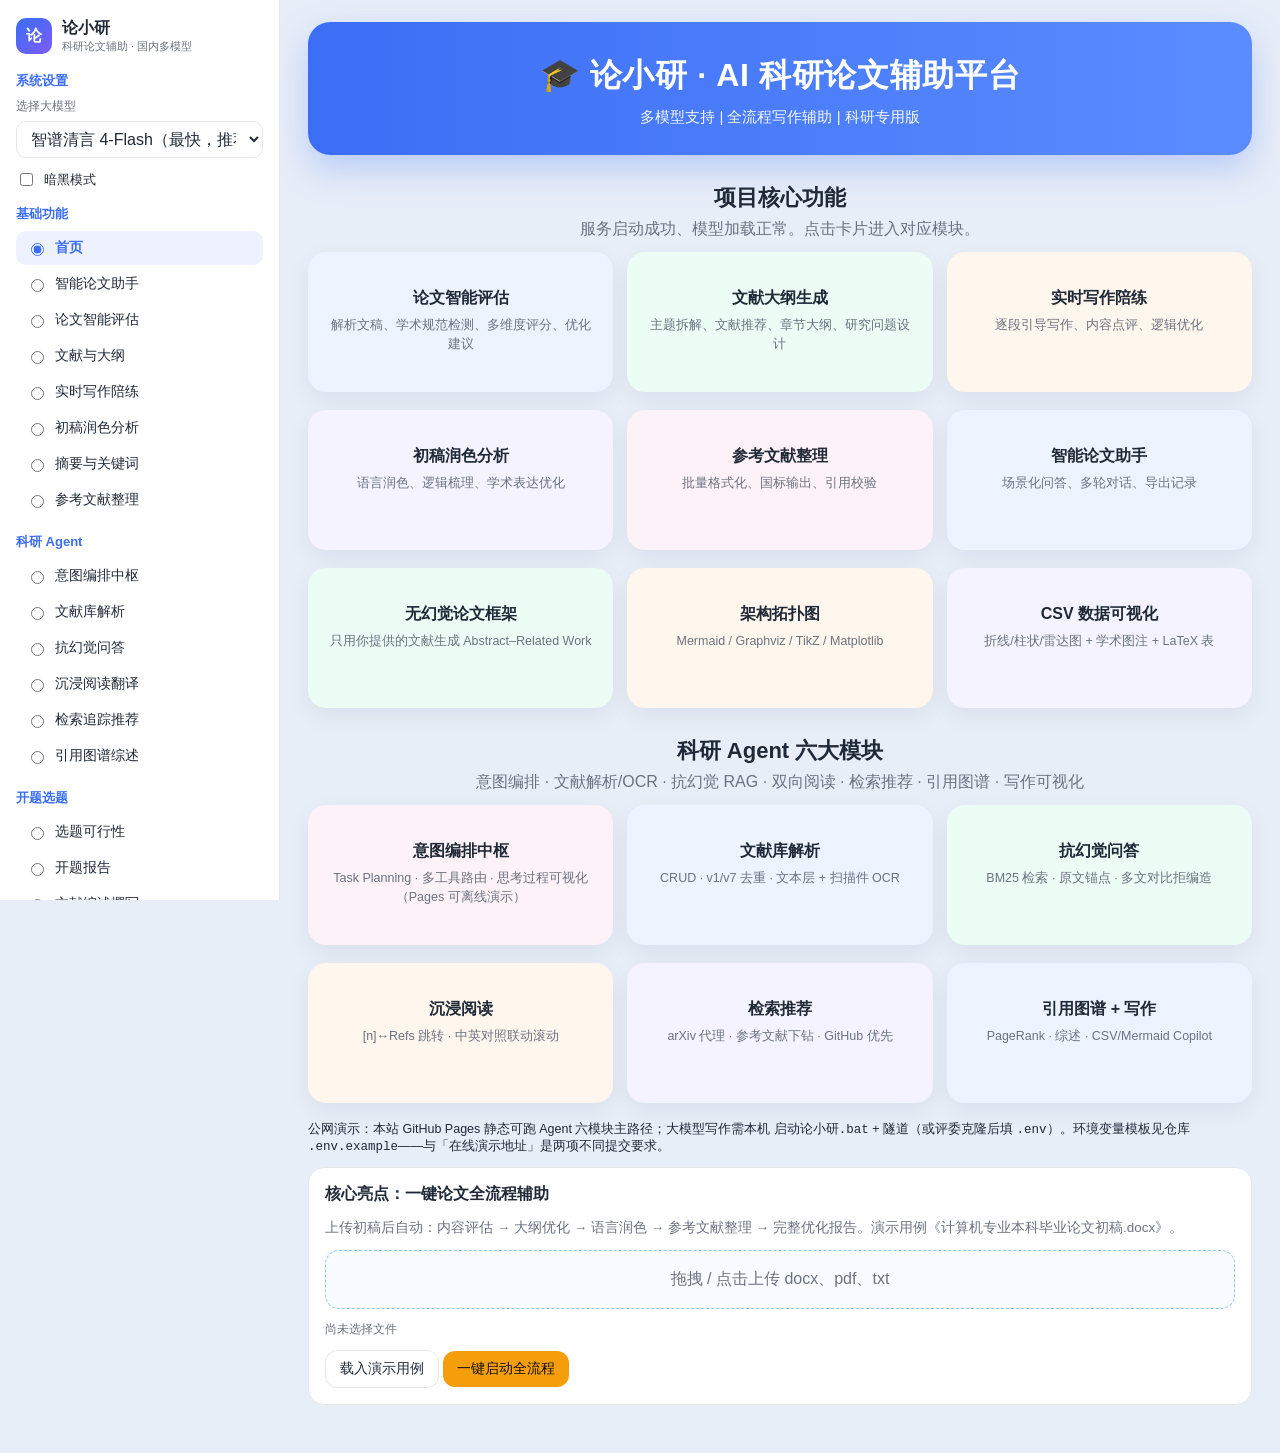
<file: docs/index.html>
<!DOCTYPE html>
<html lang="zh-CN">
<head>
  <meta charset="UTF-8" />
  <meta name="viewport" content="width=device-width, initial-scale=1" />
  <title>论小研 · AI 科研论文辅助平台</title>
  <link rel="stylesheet" href="static/css/style.css?v=55" />
  <script>
    function go(id) {
      var pages = document.querySelectorAll(".page");
      for (var i = 0; i < pages.length; i++) pages[i].classList.remove("show");
      var el = document.getElementById("page-" + id);
      if (el) el.classList.add("show");
      var radios = document.querySelectorAll('input[name="nav"]');
      for (var j = 0; j < radios.length; j++) radios[j].checked = radios[j].value === id;
      try { history.replaceState(null, "", "#" + id); } catch (e) {}
      window.scrollTo(0, 0);
      return false;
    }
    function setScene(name) {
      window.LX_SCENE = name;
      var cards = document.querySelectorAll("#sceneCards .scard");
      for (var i = 0; i < cards.length; i++) cards[i].classList.toggle("on", cards[i].getAttribute("data-scene") === name);
      return false;
    }
  </script>
</head>
<body>
  <div class="app">
    <aside class="sidebar">
      <div class="brand-row">
        <div class="logo">论</div>
        <div><b>论小研</b><span>科研论文辅助 · 国内多模型</span></div>
      </div>

      <div class="h">系统设置</div>
      <label class="mini">选择大模型</label>
      <select id="modelSelect">
        <optgroup label="智谱清言">
          <option value="glm-4-flash" selected>智谱清言 4-Flash（最快，推荐）</option>
          <option value="glm-4-flash-250414">智谱清言 4-Flash-250414（长文本）</option>
          <option value="glm-4.7-flash">智谱清言 4.7-Flash（写作）</option>
          <option value="glm-4.5-flash">智谱清言 4.5-Flash（均衡）</option>
          <option value="glm-z1-flash">智谱清言 Z1-Flash（深度推理）</option>
        </optgroup>
        <optgroup label="通义千问">
          <option value="qwen25-7b">通义千问 2.5-7B（对话）</option>
          <option value="qwen35-4b">通义千问 3.5-4B（写作）</option>
        </optgroup>
        <optgroup label="Groq">
          <option value="groq-qwen38">通义千问 3.8-27B（Groq）</option>
          <option value="groq-gpt120">GPT-OSS 120B（长文）</option>
        </optgroup>
      </select>
      <label class="check"><input type="checkbox" id="darkBox" /> 暗黑模式</label>

      <div class="h">基础功能</div>
      <div class="nav-group">
        <label class="nav-item"><input type="radio" name="nav" value="home" checked onclick="go('home')" /> 首页</label>
        <label class="nav-item"><input type="radio" name="nav" value="chat" onclick="go('chat')" /> 智能论文助手</label>
        <label class="nav-item"><input type="radio" name="nav" value="evaluate" onclick="go('evaluate')" /> 论文智能评估</label>
        <label class="nav-item"><input type="radio" name="nav" value="outline" onclick="go('outline')" /> 文献与大纲</label>
        <label class="nav-item"><input type="radio" name="nav" value="coach" onclick="go('coach')" /> 实时写作陪练</label>
        <label class="nav-item"><input type="radio" name="nav" value="polish" onclick="go('polish')" /> 初稿润色分析</label>
        <label class="nav-item"><input type="radio" name="nav" value="abstract" onclick="go('abstract')" /> 摘要与关键词</label>
        <label class="nav-item"><input type="radio" name="nav" value="refs" onclick="go('refs')" /> 参考文献整理</label>
      </div>
      <div class="h">科研 Agent</div>
      <div class="nav-group">
        <label class="nav-item"><input type="radio" name="nav" value="agent" onclick="go('agent')" /> 意图编排中枢</label>
        <label class="nav-item"><input type="radio" name="nav" value="library" onclick="go('library')" /> 文献库解析</label>
        <label class="nav-item"><input type="radio" name="nav" value="rag" onclick="go('rag')" /> 抗幻觉问答</label>
        <label class="nav-item"><input type="radio" name="nav" value="reader" onclick="go('reader')" /> 沉浸阅读翻译</label>
        <label class="nav-item"><input type="radio" name="nav" value="retrieve" onclick="go('retrieve')" /> 检索追踪推荐</label>
        <label class="nav-item"><input type="radio" name="nav" value="graph" onclick="go('graph')" /> 引用图谱综述</label>
      </div>
      <div class="h">开题选题</div>
      <div class="nav-group">
        <label class="nav-item"><input type="radio" name="nav" value="topic" onclick="go('topic')" /> 选题可行性</label>
        <label class="nav-item"><input type="radio" name="nav" value="proposal" onclick="go('proposal')" /> 开题报告</label>
        <label class="nav-item"><input type="radio" name="nav" value="litreview" onclick="go('litreview')" /> 文献综述撰写</label>
        <label class="nav-item"><input type="radio" name="nav" value="schedule" onclick="go('schedule')" /> 进度与任务书</label>
        <label class="nav-item"><input type="radio" name="nav" value="path" onclick="go('path')" /> 科研路径规划</label>
      </div>
      <div class="h">写作表达</div>
      <div class="nav-group">
        <label class="nav-item"><input type="radio" name="nav" value="rewrite" onclick="go('rewrite')" /> 学术降重改写</label>
        <label class="nav-item"><input type="radio" name="nav" value="expand" onclick="go('expand')" /> 章节扩写</label>
        <label class="nav-item"><input type="radio" name="nav" value="translate" onclick="go('translate')" /> 中英学术翻译</label>
        <label class="nav-item"><input type="radio" name="nav" value="diff" onclick="go('diff')" /> 两稿对照</label>
        <label class="nav-item"><input type="radio" name="nav" value="retrospect" onclick="go('retrospect')" /> 论文写作复盘</label>
        <label class="nav-item"><input type="radio" name="nav" value="framework" onclick="go('framework')" /> 无幻觉论文框架</label>
        <label class="nav-item"><input type="radio" name="nav" value="diagram" onclick="go('diagram')" /> 架构拓扑图</label>
        <label class="nav-item"><input type="radio" name="nav" value="csvviz" onclick="go('csvviz')" /> CSV 数据可视化</label>
      </div>
      <div class="h">规范与实验</div>
      <div class="nav-group">
        <label class="nav-item"><input type="radio" name="nav" value="terms" onclick="go('terms')" /> 术语与缩写表</label>
        <label class="nav-item"><input type="radio" name="nav" value="formula" onclick="go('formula')" /> 公式与符号</label>
        <label class="nav-item"><input type="radio" name="nav" value="figure" onclick="go('figure')" /> 图表与表题</label>
        <label class="nav-item"><input type="radio" name="nav" value="experiment" onclick="go('experiment')" /> 实验设计助手</label>
        <label class="nav-item"><input type="radio" name="nav" value="reproduce" onclick="go('reproduce')" /> 复现实验清单</label>
        <label class="nav-item"><input type="radio" name="nav" value="ethics" onclick="go('ethics')" /> 伦理致谢声明</label>
      </div>
      <div class="h">答辩投稿</div>
      <div class="nav-group">
        <label class="nav-item"><input type="radio" name="nav" value="submit" onclick="go('submit')" /> 投稿适配优化</label>
        <label class="nav-item"><input type="radio" name="nav" value="reviewer" onclick="go('reviewer')" /> 审稿人模拟</label>
        <label class="nav-item"><input type="radio" name="nav" value="rebuttal" onclick="go('rebuttal')" /> 审稿意见回复</label>
        <label class="nav-item"><input type="radio" name="nav" value="venue" onclick="go('venue')" /> 期刊会议推荐</label>
        <label class="nav-item"><input type="radio" name="nav" value="defense" onclick="go('defense')" /> 答辩模拟</label>
        <label class="nav-item"><input type="radio" name="nav" value="ppt" onclick="go('ppt')" /> 答辩PPT大纲</label>
        <label class="nav-item"><input type="radio" name="nav" value="weekly" onclick="go('weekly')" /> 导师周报</label>
      </div>
    </aside>

    <main class="main">
      <section class="page show" id="page-home">
        <div class="hero">
          <h1>🎓 论小研 · AI 科研论文辅助平台</h1>
          <p>多模型支持 | 全流程写作辅助 | 科研专用版</p>
        </div>
        <div class="section-head">
          <h2>项目核心功能</h2>
          <p>服务启动成功、模型加载正常。点击卡片进入对应模块。</p>
        </div>
        <div class="cards3">
          <div class="scard c1 feat" onclick="go('evaluate')"><b>论文智能评估</b><span>解析文稿、学术规范检测、多维度评分、优化建议</span></div>
          <div class="scard c2 feat" onclick="go('outline')"><b>文献大纲生成</b><span>主题拆解、文献推荐、章节大纲、研究问题设计</span></div>
          <div class="scard c3 feat" onclick="go('coach')"><b>实时写作陪练</b><span>逐段引导写作、内容点评、逻辑优化</span></div>
        </div>
        <div class="cards3">
          <div class="scard c4 feat" onclick="go('polish')"><b>初稿润色分析</b><span>语言润色、逻辑梳理、学术表达优化</span></div>
          <div class="scard c5 feat" onclick="go('refs')"><b>参考文献整理</b><span>批量格式化、国标输出、引用校验</span></div>
          <div class="scard c1 feat" onclick="go('chat')"><b>智能论文助手</b><span>场景化问答、多轮对话、导出记录</span></div>
        </div>
        <div class="cards3">
          <div class="scard c2 feat" onclick="go('framework')"><b>无幻觉论文框架</b><span>只用你提供的文献生成 Abstract–Related Work</span></div>
          <div class="scard c3 feat" onclick="go('diagram')"><b>架构拓扑图</b><span>Mermaid / Graphviz / TikZ / Matplotlib</span></div>
          <div class="scard c4 feat" onclick="go('csvviz')"><b>CSV 数据可视化</b><span>折线/柱状/雷达图 + 学术图注 + LaTeX 表</span></div>
        </div>
        <div class="section-head"><h2>科研 Agent 六大模块</h2><p>意图编排 · 文献解析/OCR · 抗幻觉 RAG · 双向阅读 · 检索推荐 · 引用图谱 · 写作可视化</p></div>
        <div class="cards3">
          <div class="scard c5 feat" onclick="go('agent')"><b>意图编排中枢</b><span>Task Planning · 多工具路由 · 思考过程可视化（Pages 可离线演示）</span></div>
          <div class="scard c1 feat" onclick="go('library')"><b>文献库解析</b><span>CRUD · v1/v7 去重 · 文本层 + 扫描件 OCR</span></div>
          <div class="scard c2 feat" onclick="go('rag')"><b>抗幻觉问答</b><span>BM25 检索 · 原文锚点 · 多文对比拒编造</span></div>
        </div>
        <div class="cards3">
          <div class="scard c3 feat" onclick="go('reader')"><b>沉浸阅读</b><span>[n]↔Refs 跳转 · 中英对照联动滚动</span></div>
          <div class="scard c4 feat" onclick="go('retrieve')"><b>检索推荐</b><span>arXiv 代理 · 参考文献下钻 · GitHub 优先</span></div>
          <div class="scard c1 feat" onclick="go('graph')"><b>引用图谱 + 写作</b><span>PageRank · 综述 · CSV/Mermaid Copilot</span></div>
        </div>
        <p class="muted" style="margin:8px 0 0;font-size:12.5px">公网演示：本站 GitHub Pages 静态可跑 Agent 六模块主路径；大模型写作需本机 <code>启动论小研.bat</code> + 隧道（或评委克隆后填 <code>.env</code>）。环境变量模板见仓库 <code>.env.example</code>——与「在线演示地址」是两项不同提交要求。</p>
        <div class="card">
          <b>核心亮点：一键论文全流程辅助</b>
          <p style="color:var(--muted);font-size:13.5px">上传初稿后自动：内容评估 → 大纲优化 → 语言润色 → 参考文献整理 → 完整优化报告。演示用例《计算机专业本科毕业论文初稿.docx》。</p>
          <div class="drop" id="pipeDrop">拖拽 / 点击上传 docx、pdf、txt<input type="file" accept=".docx,.pdf,.txt,.md" /></div>
          <p class="filelab" id="pipeFileLabel" style="color:var(--muted);font-size:12px">尚未选择文件</p>
          <button class="btn ghost" type="button" onclick="loadDemo('pipeline')">载入演示用例</button>
          <button class="btn gold" type="button" onclick="runPipe()">一键启动全流程</button>
          <div id="pipeResult"></div>
        </div>
      </section>

      <section class="page" id="page-agent">
        <div class="hero"><h1>意图驱动 · 科研 Agent 编排中枢</h1><p>Task Planning → 多工具调用 → 思考日志（可纯前端闭环，冲 Agent 技术深度分）</p></div>
        <div class="card">
          <label class="muted">研究意图 / 目标</label>
          <textarea id="agentGoal" rows="2" placeholder="例：全流程演示：Attention 去重 + RAG 问 β1 + 多文对比 + arXiv 检索 + 图谱综述 + 写作框架">全流程科研演示：去重 RAG 对比 检索 图谱 写作</textarea>
          <div class="grid2">
            <div>
              <label class="muted">RAG 问题（可选）</label>
              <input id="agentQuestion" type="text" value="Adam beta_1 beta_2 and how many P100 GPUs?" style="width:100%" />
            </div>
            <div>
              <label class="muted">检索词（可选）</label>
              <input id="agentRetrieve" type="text" value="transformer attention" style="width:100%" />
            </div>
          </div>
          <label class="muted">写作 idea（可选）</label>
          <input id="agentIdea" type="text" value="occlusion-aware campus pedestrian detection" style="width:100%" />
          <div class="row" style="margin-top:10px">
            <label class="check"><input id="agentAutoPlan" type="checkbox" checked /> 自主规划（意图识别后拆成多步工具；关闭则只做抗幻觉问答）</label>
            <button class="btn ghost" type="button" onclick="previewAgentPlan()">只生成计划</button>
            <button class="btn gold" type="button" onclick="runResearchAgent()">执行编排</button>
          </div>
          <h4>任务计划</h4>
          <div id="agentPlan"></div>
          <h4>思考过程</h4>
          <div id="agentThoughts" class="report"></div>
          <h4>汇总输出</h4>
          <div id="agentResult"></div>
        </div>
      </section>

      <section class="page" id="page-library">
        <div class="hero"><h1>文献库 · PDF 解析与语义去重</h1><p>模块一：CRUD · SimHash 去重 · 文本层解析 · 扫描件 OCR（Tesseract）</p></div>
        <div class="card">
          <div class="row">
            <button class="btn gold" type="button" onclick="loadAttentionDemo()">一键 Attention v1→v7 去重测例</button>
            <button class="btn ghost" type="button" onclick="loadScanOcrDemo()">扫描件 OCR 测例 PDF</button>
            <button class="btn ghost" type="button" onclick="loadLongBookDemo()">长文档分级加载测例</button>
            <input type="file" id="libFile" accept=".pdf,.txt,.md" />
            <button class="btn" type="button" onclick="ingestLibFile()">上传入库</button>
          </div>
          <textarea id="libPaste" rows="5" placeholder="或粘贴论文纯文本（含 Title/Abstract/References）"></textarea>
          <button class="btn ghost" type="button" onclick="ingestLibPaste()">粘贴入库</button>
          <div class="report" id="libDetail"></div>
          <div id="libList"></div>
        </div>
      </section>

      <section class="page" id="page-rag">
        <div class="hero"><h1>抗幻觉知识问答</h1><p>模块二：RAG 溯源锚点 · 多文对比 · 证据不足拒答</p></div>
        <div class="card">
          <div class="pick-list" id="ragPickList"></div>
          <textarea id="ragQuestion" rows="3" placeholder="例：Adam 的 β1/β2？训练用了几块 P100？WMT En-De BLEU？">Adam beta_1 beta_2, how many P100 GPUs, and what BLEU on WMT English-German?</textarea>
          <div class="row">
            <button class="btn" type="button" onclick="runRagAsk()">带出处回答</button>
            <button class="btn ghost" type="button" onclick="runRagCompare()">多文对比</button>
          </div>
          <div class="report" id="ragOut"></div>
        </div>
      </section>

      <section class="page" id="page-reader">
        <div class="hero"><h1>沉浸式阅读与双向翻译</h1><p>模块三：标题树 · [n]↔References · 中英联动滚动 · 整句对照（禁中英混杂）</p></div>
        <div class="card">
          <div class="row">
            <select id="readerSelect"></select>
            <button class="btn" type="button" onclick="openReader()">打开阅读器</button>
            <button class="btn ghost" type="button" onclick="polishReaderZh()">模型补全中文</button>
          </div>
          <div id="readerRoot"></div>
        </div>
      </section>

      <section class="page" id="page-retrieve">
        <div class="hero"><h1>论文检索 · 追踪 · 推荐</h1><p>模块四：arXiv API · 参考文献下钻 · GitHub 优先推荐</p></div>
        <div class="card">
          <div class="row">
            <input id="arxivQ" type="text" placeholder="检索词或 arXiv id，如 transformer / 1706.03762" style="flex:1;min-width:200px" />
            <input id="arxivYear" type="text" placeholder="年份 2017" style="width:110px" />
            <select id="arxivCat">
              <option value="">分类不限</option>
              <option value="cs.CL">cs.CL</option>
              <option value="cs.LG">cs.LG</option>
              <option value="cs.CV">cs.CV</option>
              <option value="cs.AI">cs.AI</option>
            </select>
            <button class="btn" type="button" onclick="runArxivSearch()">检索</button>
            <button class="btn ghost" type="button" onclick="runRecommend()">基于本地库推荐</button>
          </div>
          <textarea id="refDrill" rows="4" placeholder="粘贴参考文献列表，逐条下钻下载元数据"></textarea>
          <button class="btn ghost" type="button" onclick="runRefDrill()">参考文献下钻</button>
          <div id="arxivOut"></div>
        </div>
      </section>

      <section class="page" id="page-graph">
        <div class="hero"><h1>局域引用图谱与综述</h1><p>模块五：PageRank 基石节点 · 自动综述 · Future Work 去旧提新</p></div>
        <div class="card">
          <div class="row">
            <button class="btn gold" type="button" onclick="loadGraphDemo()">载入 16 篇演示语料</button>
            <button class="btn" type="button" onclick="runGraph()">生成图谱与综述</button>
          </div>
          <div id="graphOut"></div>
        </div>
      </section>

      <section class="page" id="page-chat">
        <div class="hero">
          <h1>🎓 论小研 · 智能论文助手</h1>
          <p>多模型支持 | 全流程写作辅助 | 科研专用版</p>
        </div>
        <div class="section-head">
          <h2>智能论文助手</h2>
          <p>自然对话交互，一站式解决开题、写作、文献、答辩问题</p>
        </div>
        <div class="badge" id="speedBadge">极速模式：智谱清言 4-Flash</div>
        <div class="cards3" id="sceneCards">
          <div class="scard c1 on" data-scene="writing" onclick="setScene('writing')"><b>论文写作</b><span>大纲设计、内容扩充、摘要撰写、降重表达</span></div>
          <div class="scard c2" data-scene="lit" onclick="setScene('lit')"><b>文献辅助</b><span>文献总结、研究对比、创新点提炼、开题报告辅助</span></div>
          <div class="scard c3" data-scene="guide" onclick="setScene('guide')"><b>科研指导</b><span>选题建议、研究方法、投稿技巧、学术规范</span></div>
        </div>
        <p style="color:var(--muted);font-size:13px">试试这些问题：</p>
        <div class="qrow">
          <button class="qbtn" type="button" onclick="ask('论文大纲怎么写？')">论文大纲怎么写</button>
          <button class="qbtn" type="button" onclick="ask('摘要优化建议')">摘要优化建议</button>
          <button class="qbtn" type="button" onclick="ask('文献怎么总结？')">文献怎么总结</button>
          <button class="qbtn" type="button" onclick="ask('答辩老师最爱问什么？')">答辩高频问题</button>
        </div>
        <div class="card">
          <b>对话记录</b>
          <div class="chat-log" id="chatLog"><p style="color:var(--muted)">选择场景后，点击快捷问题或在下方提问。</p></div>
          <div style="display:flex;gap:8px;margin-top:8px;align-items:center">
            <input type="text" id="chatInput" placeholder="自由提问，例如：帮我评估这篇论文的摘要" />
            <label class="btn ghost" style="margin:0;cursor:pointer;white-space:nowrap">上传论文
              <input id="chatFile" type="file" accept=".docx,.pdf,.txt,.md" style="display:none" />
            </label>
            <button class="btn" type="button" onclick="sendChat()">发送</button>
            <button class="btn ghost" type="button" onclick="exportChat()">导出</button>
          </div>
          <p class="filelab" id="chatFileLabel" style="display:none"></p>
        </div>
      </section>

      <section class="page" id="page-evaluate">
        <div class="hero"><h1>论文智能评估</h1><p>解析文稿 · 学术规范检测 · 多维度评分</p></div>
        <div class="card">
          <div class="drop" data-key="evaluate">拖拽 / 点击上传论文 docx、pdf<input type="file" accept=".docx,.pdf,.txt,.md" /></div>
          <p class="filelab" id="evaluateFileLabel" style="color:var(--muted);font-size:12px">尚未选择文件</p>
          <button class="btn ghost" type="button" onclick="loadDemo('evaluate')">使用演示用例</button>
          <button class="btn" type="button" onclick="runTool('evaluate')">开始评估</button>
          <div class="report" id="evaluateOut"></div>
        </div>
      </section>

      <section class="page" id="page-outline">
        <div class="hero"><h1>个性化文献与大纲生成</h1><p>章节大纲 · 核心文献 · 研究问题</p></div>
        <div class="card">
          <label class="mini">研究主题</label>
          <input type="text" id="outlineTopic" placeholder="例如：校园行人检测与轨迹分析" />
          <div class="drop" data-key="outline">可上传初稿辅助生成<input type="file" accept=".docx,.pdf,.txt,.md" /></div>
          <button class="btn ghost" type="button" onclick="loadDemo('outline')">使用演示用例</button>
          <button class="btn" type="button" onclick="runTool('outline')">生成大纲与文献</button>
          <div class="report" id="outlineOut"></div>
        </div>
      </section>

      <section class="page" id="page-coach">
        <div class="hero"><h1>实时写作陪练</h1><p>导师引导 → 你撰写 → AI 点评</p></div>
        <div class="card">
          <p>演示引导题：请阐述本研究的核心创新点与现有方案的差异</p>
          <div class="drop" data-key="coach">上传大纲 / 已写片段<input type="file" accept=".docx,.pdf,.txt,.md" /></div>
          <textarea id="coachAns" placeholder="文本输入作答…"></textarea>
          <button class="btn ghost" type="button" onclick="loadDemo('coach')">使用演示用例</button>
          <button class="btn" type="button" onclick="runTool('coach')">提交点评</button>
          <div class="report" id="coachOut"></div>
        </div>
      </section>

      <section class="page" id="page-polish">
        <div class="hero"><h1>论文初稿润色分析</h1><p>语言、逻辑与学术表达</p></div>
        <div class="card">
          <div class="drop" data-key="polish">上传论文初稿（演示为 docx）<input type="file" accept=".docx,.pdf,.txt,.md" /></div>
          <p class="filelab" id="polishFileLabel" style="color:var(--muted);font-size:12px">尚未选择文件</p>
          <button class="btn ghost" type="button" onclick="loadDemo('polish')">使用演示用例</button>
          <button class="btn" type="button" onclick="runTool('polish')">开始润色分析</button>
          <div class="report" id="polishOut"></div>
        </div>
      </section>

      <section class="page" id="page-abstract">
        <div class="hero"><h1>摘要与关键词生成</h1><p>中文摘要 · 英文摘要 · 关键词 3–5 个</p></div>
        <div class="card">
          <label class="mini">目标期刊 / 学位要求</label>
          <input type="text" id="absReq" value="本科毕业论文摘要" />
          <div class="drop" data-key="abstract">上传论文正文<input type="file" accept=".docx,.pdf,.txt,.md" /></div>
          <button class="btn ghost" type="button" onclick="loadDemo('abstract')">使用演示用例</button>
          <button class="btn" type="button" onclick="runTool('abstract')">一键生成摘要</button>
          <div class="report" id="abstractOut"></div>
        </div>
      </section>

      <section class="page" id="page-refs">
        <div class="hero"><h1>参考文献格式化助手</h1><p>默认 GB/T 7714—2025 顺序编码制</p></div>
        <div class="card">
          <select id="refStd"><option>GB/T 7714—2025 顺序编码制</option><option>GB/T 7714—2025 著者-出版年制</option><option>APA 7th</option></select>
          <textarea id="refRaw" placeholder="粘贴文献列表，或上传文档批量导入"></textarea>
          <div class="drop" data-key="refs">批量导入文件<input type="file" accept=".docx,.pdf,.txt,.md" /></div>
          <button class="btn" type="button" onclick="runTool('refs')">生成格式化结果</button>
          <button class="btn ghost" type="button" onclick="copyOut('refs')">一键复制</button>
          <div class="report" id="refsOut"></div>
        </div>
      </section>

      <section class="page" id="page-topic">
        <div class="hero"><h1>选题可行性评估</h1><p>空白、风险、工作量与题目改写</p></div>
        <div class="card">
          <div class="drop" data-key="topic">拖拽 / 点击上传论文 docx、pdf、txt<input type="file" accept=".docx,.pdf,.txt,.md" /></div>
          <p class="filelab" id="topicFileLabel">尚未选择文件</p>
          <input type="text" id="topicName" placeholder="拟题 / 方向，例如校园行人检测" />
          <button class="btn" type="button" onclick="runTool('topic')">评估选题</button>
          <div class="report" id="topicOut"></div>
        </div>
      </section>
      <section class="page" id="page-proposal">
        <div class="hero"><h1>开题报告生成</h1><p>依据、内容、方案、12 周进度</p></div>
        <div class="card">
          <div class="drop" data-key="proposal">拖拽 / 点击上传论文 docx、pdf、txt<input type="file" accept=".docx,.pdf,.txt,.md" /></div>
          <p class="filelab" id="proposalFileLabel">尚未选择文件</p>
          <input type="text" id="propTopic" placeholder="研究主题" />
          <button class="btn ghost" type="button" onclick="loadDemo('proposal')">使用演示用例</button>
          <button class="btn" type="button" onclick="runTool('proposal')">生成开题报告</button>
          <div class="report" id="proposalOut"></div>
        </div>
      </section>
      <section class="page" id="page-litreview">
        <div class="hero"><h1>文献综述撰写</h1><p>按技术线，不要编年体</p></div>
        <div class="card">
          <div class="drop" data-key="litreview">拖拽 / 点击上传论文或综述草稿 docx、pdf、txt<input type="file" accept=".docx,.pdf,.txt,.md" /></div>
          <p class="filelab" id="litreviewFileLabel">尚未选择文件</p>
          <button class="btn ghost" type="button" onclick="loadDemo('litreview')">使用演示用例</button>
          <button class="btn" type="button" onclick="runTool('litreview')">生成综述结构</button>
          <div class="report" id="litreviewOut"></div>
        </div>
      </section>
      <section class="page" id="page-schedule">
        <div class="hero"><h1>进度与任务书</h1><p>里程碑与每周交付物</p></div>
        <div class="card">
          <div class="drop" data-key="schedule">拖拽 / 点击上传论文 docx、pdf、txt<input type="file" accept=".docx,.pdf,.txt,.md" /></div>
          <p class="filelab" id="scheduleFileLabel">尚未选择文件</p>
          <button class="btn" type="button" onclick="runTool('schedule')">生成任务书</button>
          <div class="report" id="scheduleOut"></div>
        </div>
      </section>
      <section class="page" id="page-path">
        <div class="hero"><h1>科研路径规划</h1><p>短期提升与中长期方向</p></div>
        <div class="card">
          <input type="text" id="pathMajor" placeholder="专业，如计算机科学与技术" />
          <input type="text" id="pathSkills" placeholder="已掌握技能" style="margin-top:8px" />
          <input type="text" id="pathInterest" placeholder="研究兴趣" style="margin-top:8px" />
          <div class="drop" data-key="path">拖拽 / 点击上传课程作业或论文 docx、pdf、txt<input type="file" accept=".docx,.pdf,.txt,.md" /></div>
          <p class="filelab" id="pathFileLabel">尚未选择文件</p>
          <button class="btn" type="button" onclick="runTool('path')">生成规划路线</button>
          <div class="report" id="pathOut"></div>
        </div>
      </section>
      <section class="page" id="page-rewrite">
        <div class="hero"><h1>学术降重改写</h1><p>按场景和数据改写，禁止无意义同义替换</p></div>
        <div class="card">
          <div class="drop" data-key="rewrite">拖拽 / 点击上传论文 docx、pdf、txt<input type="file" accept=".docx,.pdf,.txt,.md" /></div>
          <p class="filelab" id="rewriteFileLabel">尚未选择文件</p>
          <textarea id="rewriteSrc" placeholder="也可只粘贴要改的段落；上传全文后这里留空，就按全文改"></textarea>
          <button class="btn" type="button" onclick="runTool('rewrite')">开始降重改写</button>
          <div class="report" id="rewriteOut"></div>
        </div>
      </section>
      <section class="page" id="page-expand">
        <div class="hero"><h1>章节扩写</h1><p>提纲扩成可粘贴学术段落</p></div>
        <div class="card">
          <div class="drop" data-key="expand">拖拽 / 点击上传论文，按所选章节扩写<input type="file" accept=".docx,.pdf,.txt,.md" /></div>
          <p class="filelab" id="expandFileLabel">尚未选择文件</p>
          <select id="expandChap"><option>绪论 / 创新点</option><option>相关工作</option><option>方法设计</option><option>实验验证</option><option>总结展望</option></select>
          <button class="btn ghost" type="button" onclick="loadDemo('expand')">使用演示用例</button>
          <button class="btn" type="button" onclick="runTool('expand')">扩写本章</button>
          <div class="report" id="expandOut"></div>
        </div>
      </section>
      <section class="page" id="page-translate">
        <div class="hero"><h1>中英学术翻译</h1><p>保留 mAP 等指标符号</p></div>
        <div class="card">
          <div class="drop" data-key="translate">拖拽 / 点击上传论文 docx、pdf、txt<input type="file" accept=".docx,.pdf,.txt,.md" /></div>
          <p class="filelab" id="translateFileLabel">尚未选择文件</p>
          <textarea id="transSrc" placeholder="也可只粘贴要翻译的段落；上传全文后这里留空，就按全文译"></textarea>
          <button class="btn" type="button" onclick="runTool('translate')">生成译文</button>
          <div class="report" id="translateOut"></div>
        </div>
      </section>
      <section class="page" id="page-framework">
        <div class="hero"><h1>无幻觉论文框架</h1><p>Abstract / Introduction / Related Work；参考文献只使用你粘贴的条目，绝不编造</p></div>
        <div class="card">
          <div class="drop" data-key="framework">拖拽 / 点击上传论文，用来填写研究 idea<input type="file" accept=".docx,.pdf,.txt,.md" /></div>
          <p class="filelab" id="frameworkFileLabel">尚未选择文件</p>
          <label>研究 idea</label>
          <textarea id="fwIdea" placeholder="例如：校园监控中的小目标行人检测与遮挡跟踪"></textarea>
          <label style="margin-top:10px;display:block">真实文献条目（每行一条，可含作者/年份/题名）</label>
          <textarea id="fwPapers" placeholder="Vaswani et al. Attention Is All You Need. NeurIPS, 2017.&#10;Redmon J, Farhadi A. YOLOv3: An Incremental Improvement. arXiv, 2018."></textarea>
          <div class="row">
            <button class="btn" type="button" onclick="runFramework()">生成无幻觉框架</button>
            <button class="btn ghost" type="button" onclick="verifyFrameworkRefs()">校验参考文献是否真实</button>
          </div>
          <div class="report" id="fwOut"></div>
        </div>
      </section>
      <section class="page" id="page-diagram">
        <div class="hero"><h1>架构拓扑图</h1><p>根据 idea 生成系统架构，并导出 Mermaid / DOT / TikZ / Matplotlib</p></div>
        <div class="card">
          <div class="drop" data-key="diagram">拖拽 / 点击上传论文，用来提取方法流程<input type="file" accept=".docx,.pdf,.txt,.md" /></div>
          <p class="filelab" id="diagramFileLabel">尚未选择文件</p>
          <textarea id="diagIdea" placeholder="描述方法流程，例如：YOLOv8 检测 → ByteTrack 跟踪 → 轨迹热力与越界分析"></textarea>
          <button class="btn" type="button" onclick="runDiagram()">生成架构图与脚本</button>
          <div class="report" id="diagOut"></div>
        </div>
      </section>
      <section class="page" id="page-csvviz">
        <div class="hero"><h1>CSV 数据可视化 Copilot</h1><p>上传实验 CSV → 学术图表 + Figure Caption + Matplotlib / booktabs</p></div>
        <div class="card">
          <div class="drop">拖拽 / 点击上传 CSV<input id="csvFile" type="file" accept=".csv,text/csv" /></div>
          <textarea id="csvRaw" placeholder="或直接粘贴 CSV 文本" style="min-height:140px;margin-top:10px"></textarea>
          <div style="display:flex;gap:8px;flex-wrap:wrap;margin-top:10px;align-items:center">
            <select id="csvChartType">
              <option value="auto">自动选型</option>
              <option value="line">折线图</option>
              <option value="bar">柱状图</option>
              <option value="scatter">散点图</option>
              <option value="radar">雷达图</option>
            </select>
            <button class="btn ghost" type="button" onclick="loadCsvDemo()">载入演示 CSV</button>
            <button class="btn" type="button" onclick="runCsvViz()">生成图表与图注</button>
          </div>
          <div class="report" id="csvOut"></div>
        </div>
      </section>
      <section class="page" id="page-diff">
        <div class="hero"><h1>两稿对照</h1><p>进步点与未改的高优先级项</p></div>
        <div class="card">
          <div class="drop" data-key="diff">拖拽 / 点击上传其中一稿 docx、pdf、txt<input type="file" accept=".docx,.pdf,.txt,.md" /></div>
          <p class="filelab" id="diffFileLabel">尚未选择文件</p>
          <textarea id="diffNote" placeholder="另一稿的修改说明，或第二版摘录"></textarea>
          <button class="btn ghost" type="button" onclick="loadDemo('diff')">使用演示用例</button>
          <button class="btn" type="button" onclick="runTool('diff')">生成对照</button>
          <div class="report" id="diffOut"></div>
        </div>
      </section>
      <section class="page" id="page-retrospect">
        <div class="hero"><h1>论文写作复盘</h1><p>对照多次评估 / 润色记录</p></div>
        <div class="card">
          <div class="drop" data-key="retrospect">拖拽 / 点击上传论文 docx、pdf、txt<input type="file" accept=".docx,.pdf,.txt,.md" /></div>
          <p class="filelab" id="retrospectFileLabel">尚未选择文件</p>
          <button class="btn" type="button" onclick="runTool('retrospect')">生成结构化复盘</button>
          <div class="report" id="retrospectOut"></div>
        </div>
      </section>
      <section class="page" id="page-terms">
        <div class="hero"><h1>术语与缩写表</h1><p></p></div>
        <div class="card">
          <div class="drop" data-key="terms">拖拽 / 点击上传论文 docx、pdf、txt<input type="file" accept=".docx,.pdf,.txt,.md" /></div>
          <p class="filelab" id="termsFileLabel">尚未选择文件</p>
          <button class="btn" type="button" onclick="runTool('terms')">生成术语表</button>
          <div class="report" id="termsOut"></div>
        </div>
      </section>
      <section class="page" id="page-formula">
        <div class="hero"><h1>公式与符号规范</h1><p></p></div>
        <div class="card">
          <div class="drop" data-key="formula">拖拽 / 点击上传论文 docx、pdf、txt<input type="file" accept=".docx,.pdf,.txt,.md" /></div>
          <p class="filelab" id="formulaFileLabel">尚未选择文件</p>
          <button class="btn" type="button" onclick="runTool('formula')">生成符号表</button>
          <div class="report" id="formulaOut"></div>
        </div>
      </section>
      <section class="page" id="page-figure">
        <div class="hero"><h1>图表与表题</h1><p></p></div>
        <div class="card">
          <div class="drop" data-key="figure">拖拽 / 点击上传论文 docx、pdf、txt<input type="file" accept=".docx,.pdf,.txt,.md" /></div>
          <p class="filelab" id="figureFileLabel">尚未选择文件</p>
          <button class="btn" type="button" onclick="runTool('figure')">生成图表题</button>
          <div class="report" id="figureOut"></div>
        </div>
      </section>
      <section class="page" id="page-experiment">
        <div class="hero"><h1>实验设计助手</h1><p></p></div>
        <div class="card">
          <div class="drop" data-key="experiment">拖拽 / 点击上传论文 docx、pdf、txt<input type="file" accept=".docx,.pdf,.txt,.md" /></div>
          <p class="filelab" id="experimentFileLabel">尚未选择文件</p>
          <button class="btn" type="button" onclick="runTool('experiment')">生成实验方案</button>
          <div class="report" id="experimentOut"></div>
        </div>
      </section>
      <section class="page" id="page-reproduce">
        <div class="hero"><h1>复现实验清单</h1><p></p></div>
        <div class="card">
          <div class="drop" data-key="reproduce">拖拽 / 点击上传论文 docx、pdf、txt<input type="file" accept=".docx,.pdf,.txt,.md" /></div>
          <p class="filelab" id="reproduceFileLabel">尚未选择文件</p>
          <button class="btn" type="button" onclick="runTool('reproduce')">生成复现清单</button>
          <div class="report" id="reproduceOut"></div>
        </div>
      </section>
      <section class="page" id="page-ethics">
        <div class="hero"><h1>伦理、致谢与原创声明</h1><p></p></div>
        <div class="card">
          <div class="drop" data-key="ethics">拖拽 / 点击上传论文 docx、pdf、txt<input type="file" accept=".docx,.pdf,.txt,.md" /></div>
          <p class="filelab" id="ethicsFileLabel">尚未选择文件</p>
          <button class="btn" type="button" onclick="runTool('ethics')">生成声明草稿</button>
          <div class="report" id="ethicsOut"></div>
        </div>
      </section>
      <section class="page" id="page-submit">
        <div class="hero"><h1>投稿适配智能优化</h1><p>对照期刊指南 / 学校规范</p></div>
        <div class="card">
          <textarea id="subGuide" placeholder="粘贴投稿指南或学校论文规范"></textarea>
          <div class="drop" data-key="submit">拖拽 / 点击上传论文初稿 docx、pdf、txt<input type="file" accept=".docx,.pdf,.txt,.md" /></div>
          <p class="filelab" id="submitFileLabel">尚未选择文件</p>
          <button class="btn ghost" type="button" onclick="loadDemo('submit')">使用演示用例</button>
          <button class="btn" type="button" onclick="runTool('submit')">对照优化</button>
          <div class="report" id="submitOut"></div>
        </div>
      </section>
      <section class="page" id="page-reviewer">
        <div class="hero"><h1>多风格审稿人模拟</h1><p>温和导师 · 严格学术 · 交叉学科</p></div>
        <div class="card">
          <div class="qrow">
            <button class="qbtn" type="button" onclick="window.LX_STYLE='gentle'">温和导师型</button>
            <button class="qbtn" type="button" onclick="window.LX_STYLE='strict'">严格学术型</button>
            <button class="qbtn" type="button" onclick="window.LX_STYLE='cross'">交叉学科评审</button>
          </div>
          <div class="drop" data-key="reviewer">拖拽 / 点击上传论文 docx、pdf、txt<input type="file" accept=".docx,.pdf,.txt,.md" /></div>
          <p class="filelab" id="reviewerFileLabel">尚未选择文件</p>
          <button class="btn ghost" type="button" onclick="loadDemo('reviewer')">使用演示用例</button>
          <button class="btn" type="button" onclick="runTool('reviewer')">生成评审意见</button>
          <div class="report" id="reviewerOut"></div>
        </div>
      </section>
      <section class="page" id="page-rebuttal">
        <div class="hero"><h1>审稿意见回复</h1><p></p></div>
        <div class="card">
          <div class="drop" data-key="rebuttal">拖拽 / 点击上传被审的论文 docx、pdf、txt<input type="file" accept=".docx,.pdf,.txt,.md" /></div>
          <p class="filelab" id="rebuttalFileLabel">尚未选择文件</p>
          <textarea id="rebRaw" placeholder="再粘贴审稿人意见"></textarea>
          <button class="btn" type="button" onclick="runTool('rebuttal')">生成回复草稿</button>
          <div class="report" id="rebuttalOut"></div>
        </div>
      </section>
      <section class="page" id="page-venue">
        <div class="hero"><h1>期刊 / 会议推荐</h1><p>按上传的论文推荐去向</p></div>
        <div class="card">
          <div class="drop" data-key="venue">拖拽 / 点击上传论文 docx、pdf、txt<input type="file" accept=".docx,.pdf,.txt,.md" /></div>
          <p class="filelab" id="venueFileLabel">尚未选择文件</p>
          <button class="btn ghost" type="button" onclick="loadDemo('venue')">使用演示用例</button>
          <button class="btn" type="button" onclick="runTool('venue')">生成去向建议</button>
          <div class="report" id="venueOut"></div>
        </div>
      </section>
      <section class="page" id="page-defense">
        <div class="hero"><h1>答辩提问模拟</h1><p></p></div>
        <div class="card">
          <div class="drop" data-key="defense">拖拽 / 点击上传论文 docx、pdf、txt<input type="file" accept=".docx,.pdf,.txt,.md" /></div>
          <p class="filelab" id="defenseFileLabel">尚未选择文件</p>
          <button class="btn ghost" type="button" onclick="loadDemo('defense')">使用演示用例</button>
          <button class="btn" type="button" onclick="runTool('defense')">生成答辩题</button>
          <div class="report" id="defenseOut"></div>
        </div>
      </section>
      <section class="page" id="page-ppt">
        <div class="hero"><h1>答辩 PPT 大纲</h1><p>按上传的论文写 12 页结构与开场讲稿</p></div>
        <div class="card">
          <div class="drop" data-key="ppt">拖拽 / 点击上传论文 docx、pdf、txt<input type="file" accept=".docx,.pdf,.txt,.md" /></div>
          <p class="filelab" id="pptFileLabel">尚未选择文件</p>
          <button class="btn ghost" type="button" onclick="loadDemo('ppt')">使用演示用例</button>
          <button class="btn" type="button" onclick="runTool('ppt')">生成 PPT 大纲</button>
          <div class="report" id="pptOut"></div>
        </div>
      </section>
      <section class="page" id="page-weekly">
        <div class="hero"><h1>导师周报与邮件</h1><p></p></div>
        <div class="card">
          <div class="drop" data-key="weekly">拖拽 / 点击上传正在写的论文 docx、pdf、txt<input type="file" accept=".docx,.pdf,.txt,.md" /></div>
          <p class="filelab" id="weeklyFileLabel">尚未选择文件</p>
          <textarea id="weekNote" placeholder="本周实际进展（可空，上传论文后会一起写进周报）"></textarea>
          <button class="btn" type="button" onclick="runTool('weekly')">生成周报</button>
          <div class="report" id="weeklyOut"></div>
        </div>
      </section>
    </main>
  </div>
  <div class="toast" id="toast"></div>
  <div class="overlay" id="overlay"><div class="box"><div class="spin"></div><div id="overlayText">生成中…</div></div></div>
  <script src="static/vendor/fflate.min.js?v=23"></script>
  <script src="static/vendor/pdf.min.js?v=23"></script>
  <script src="static/js/readfile.js?v=23"></script>
  <script src="static/js/pages-demo.js?v=54"></script>
  <script src="static/js/app.js?v=55"></script>
  <script type="module" src="static/js/copilot-ui.js?v=49"></script>
  <script type="module" src="static/js/agent-ui.js?v=49"></script>
</body>
</html>
</file>
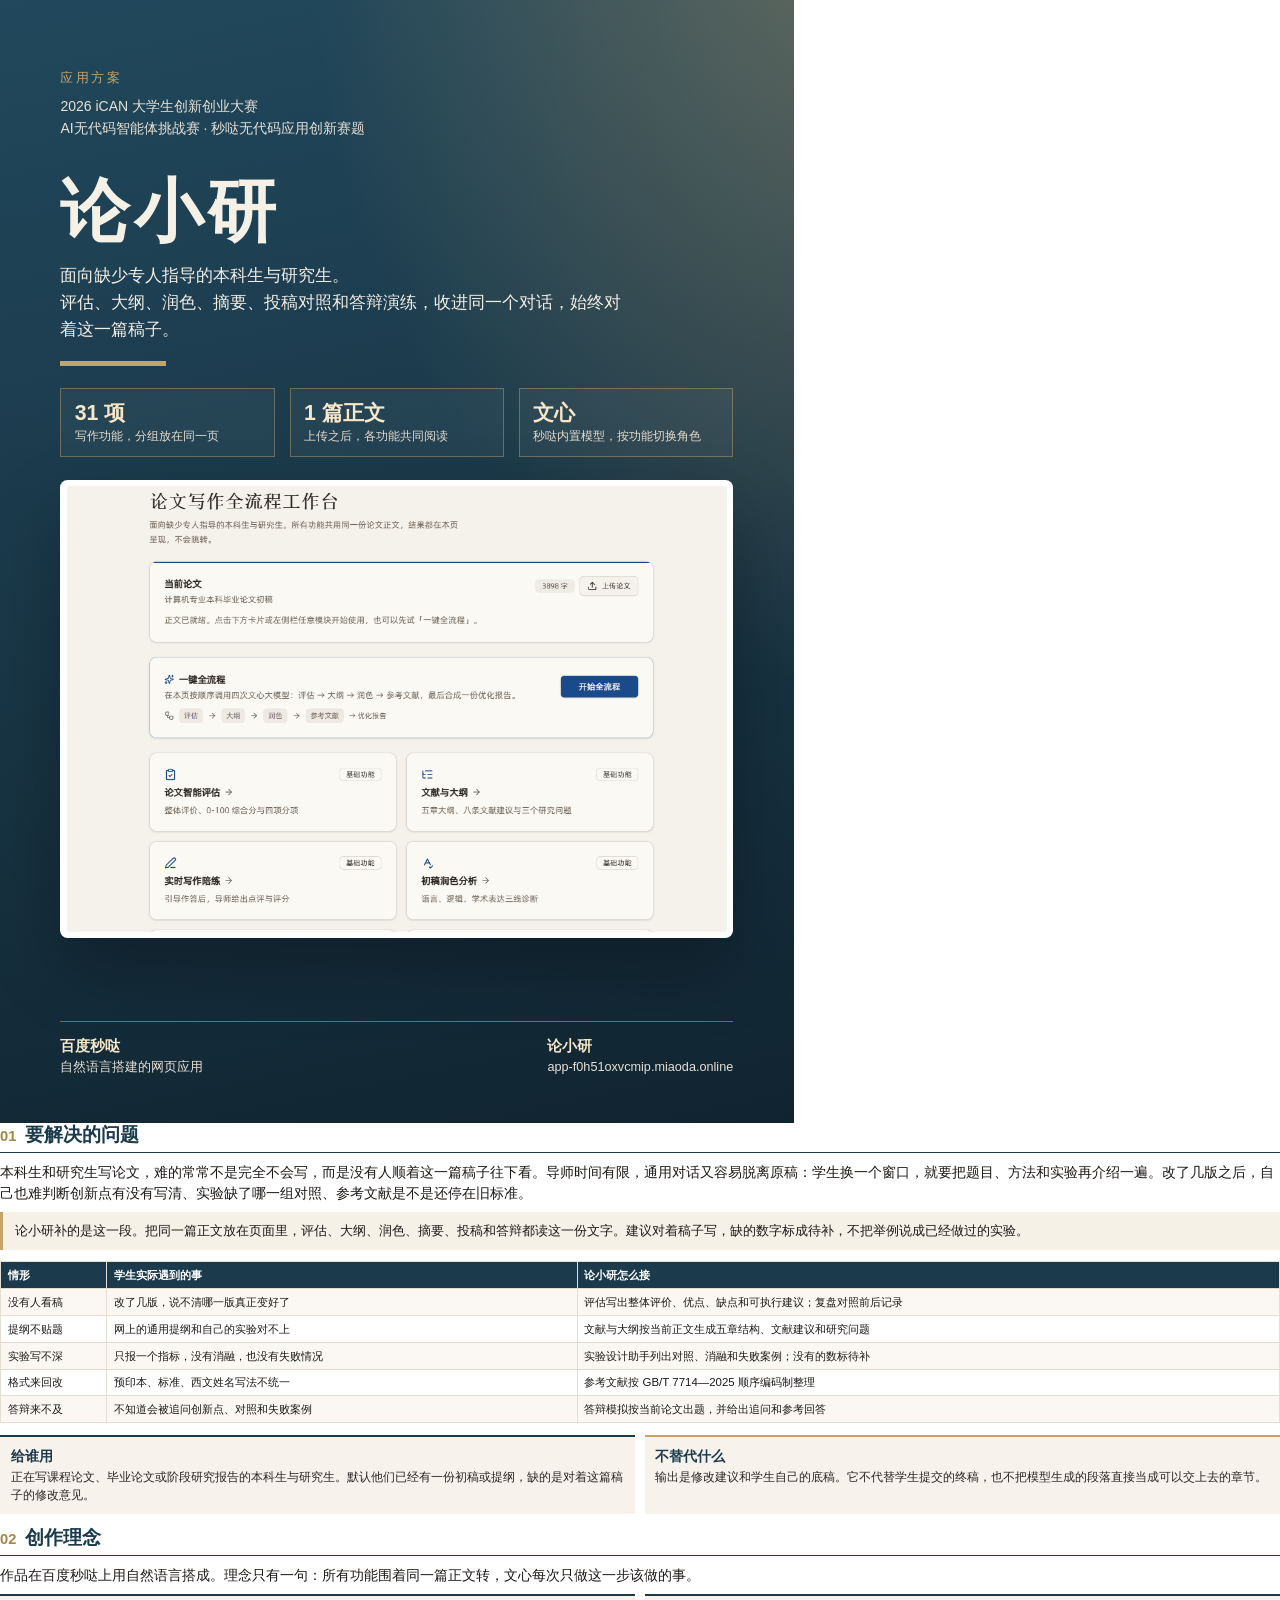
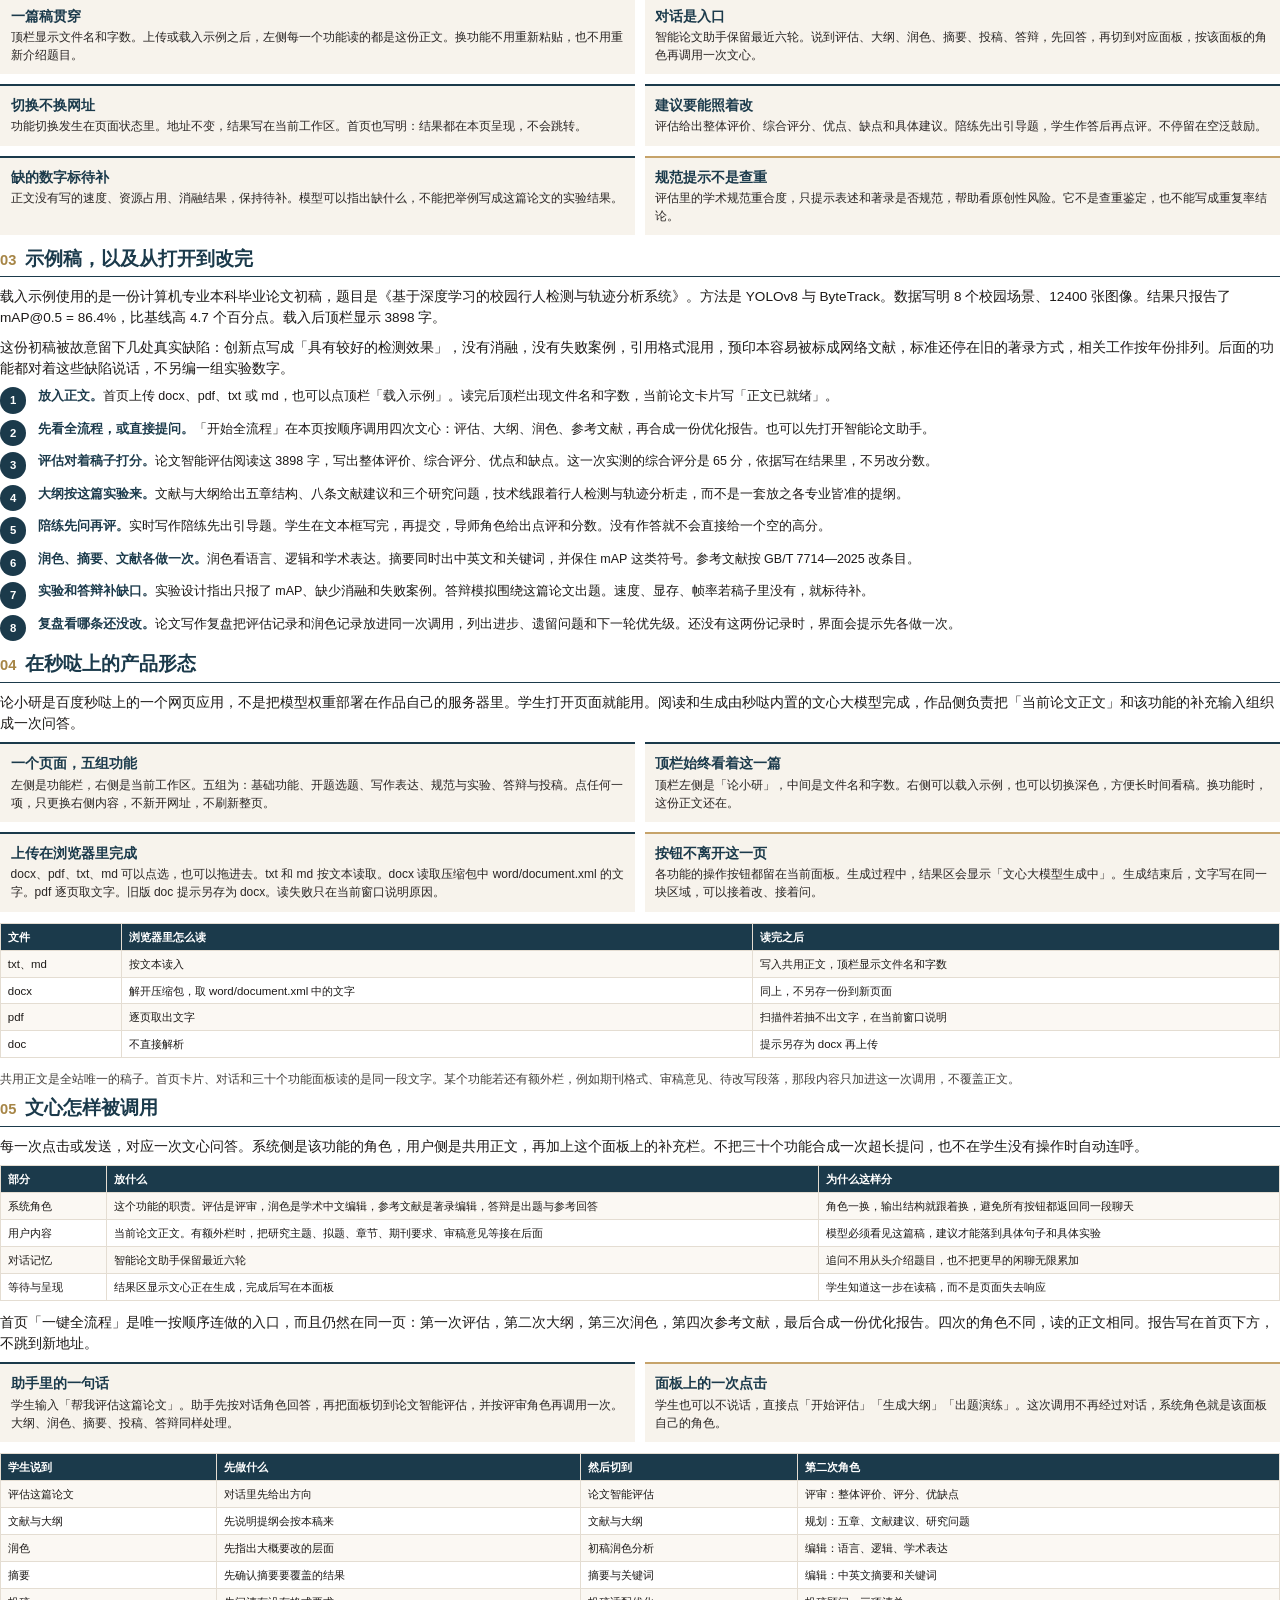
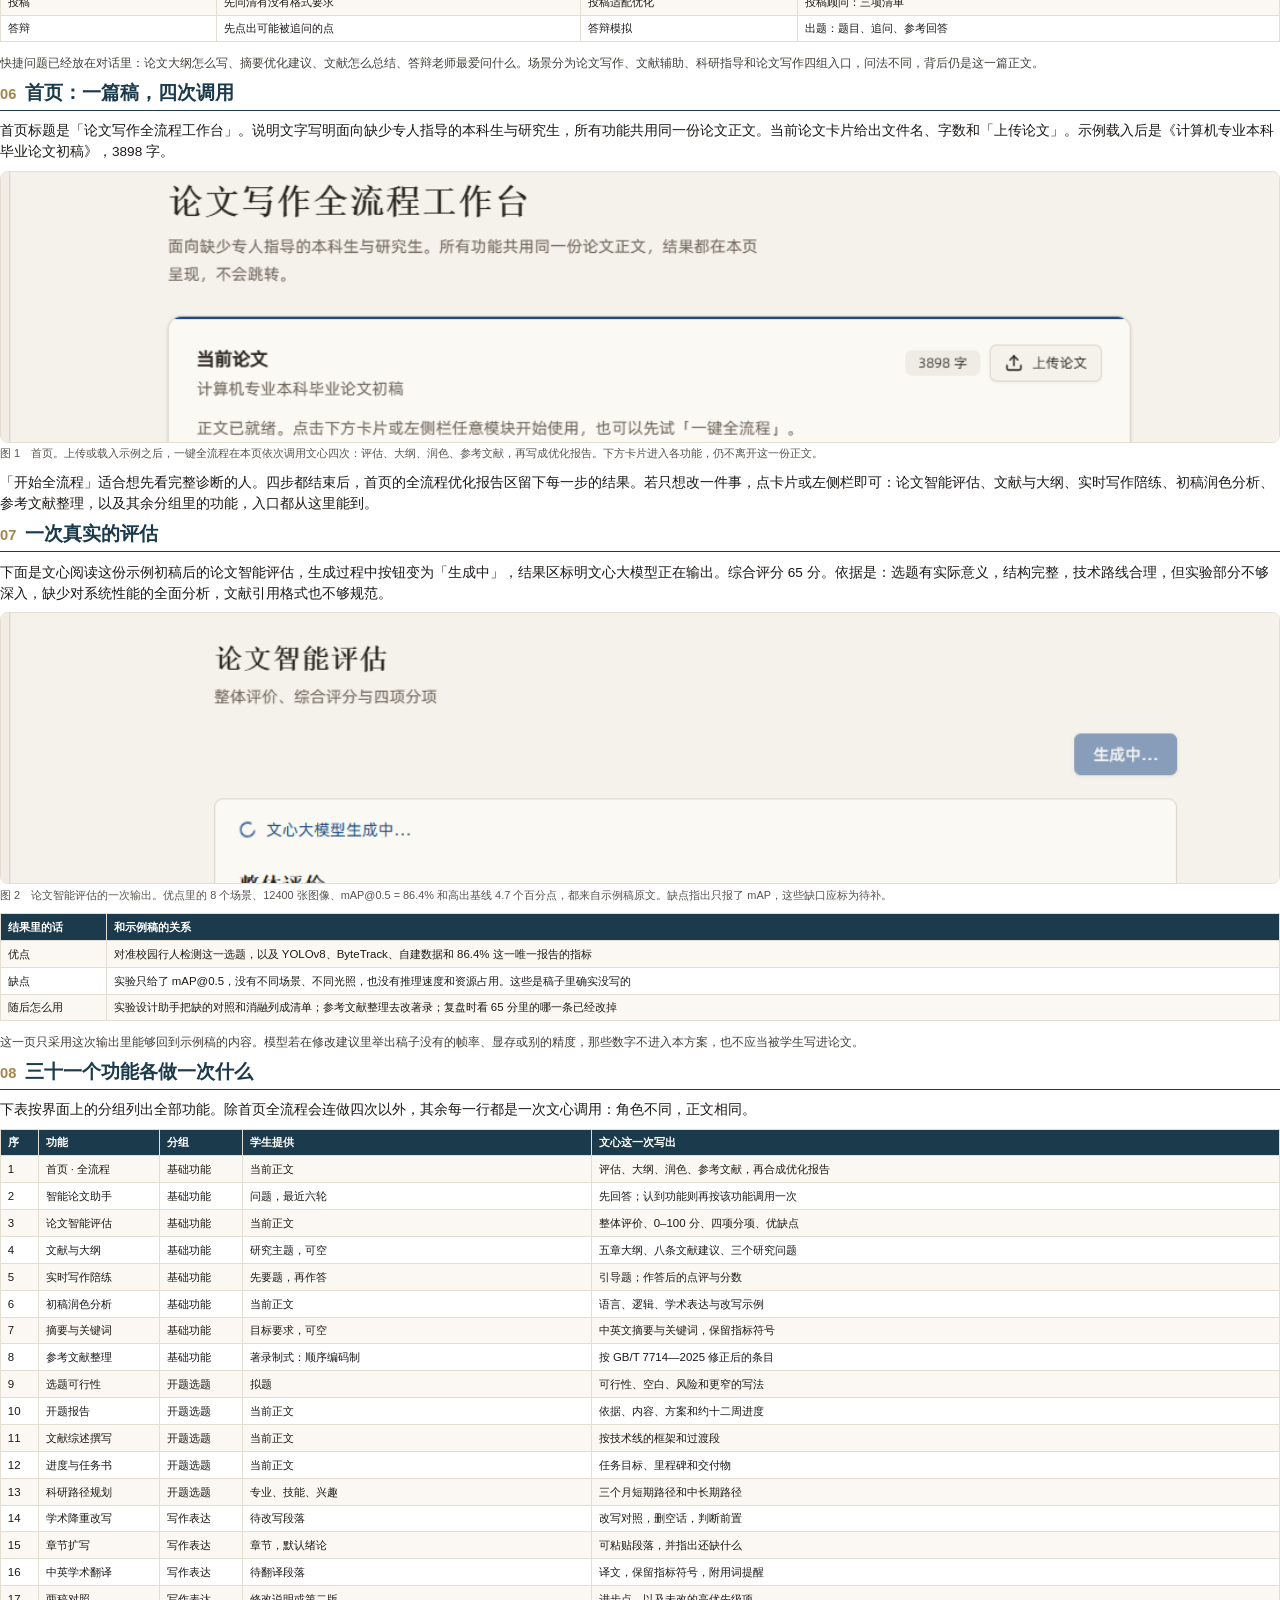
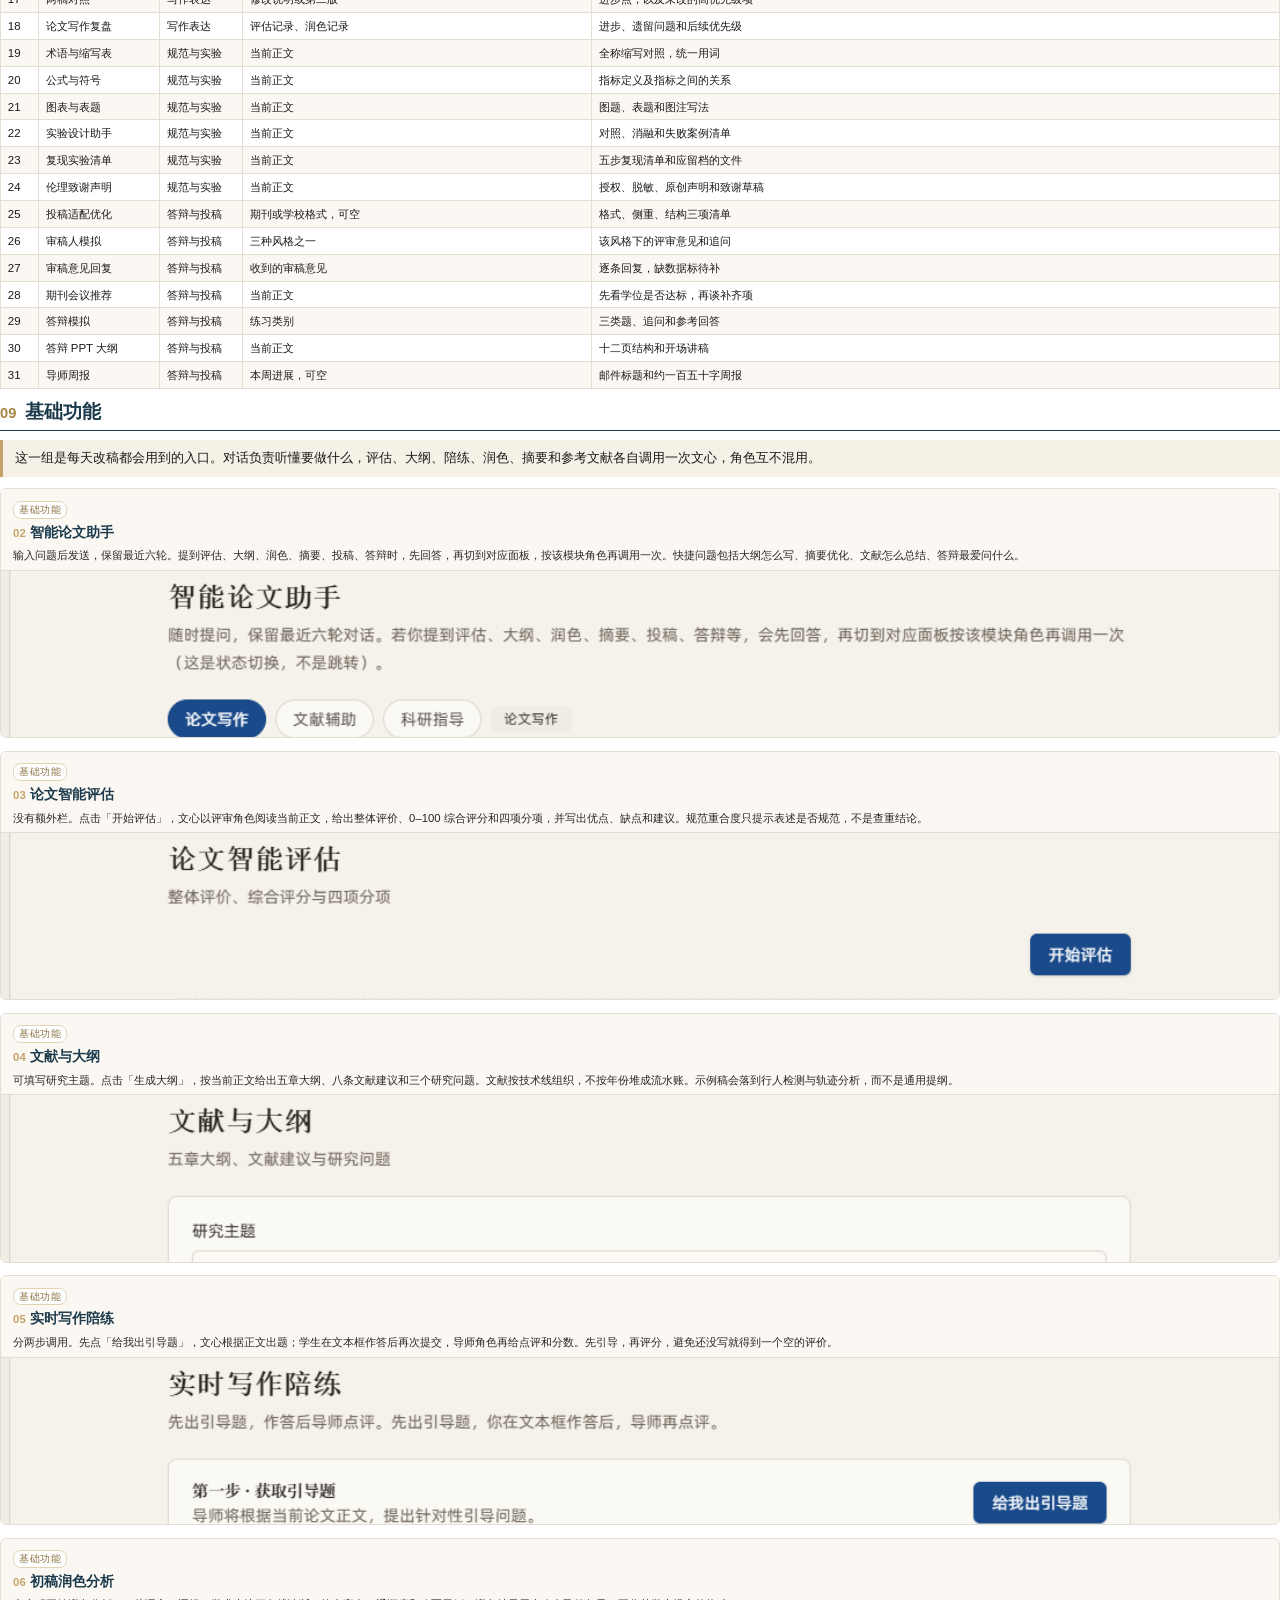
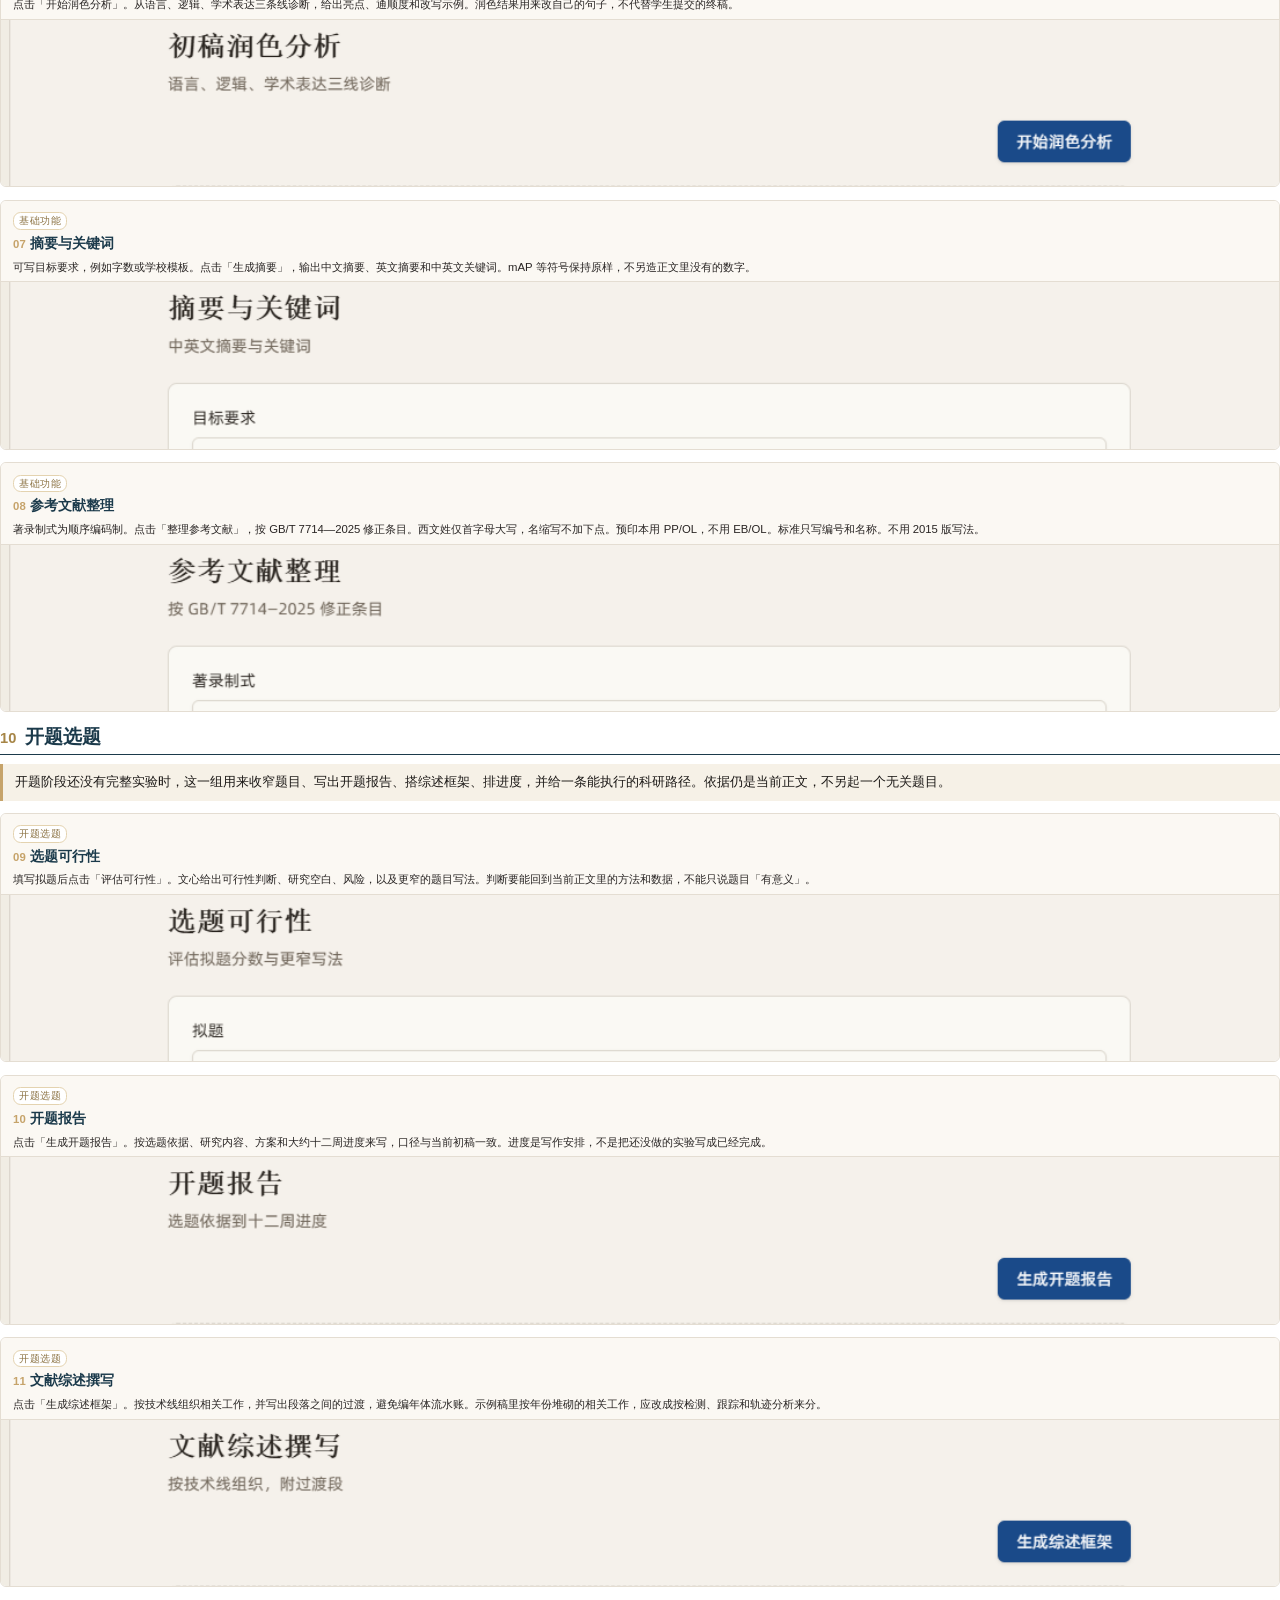
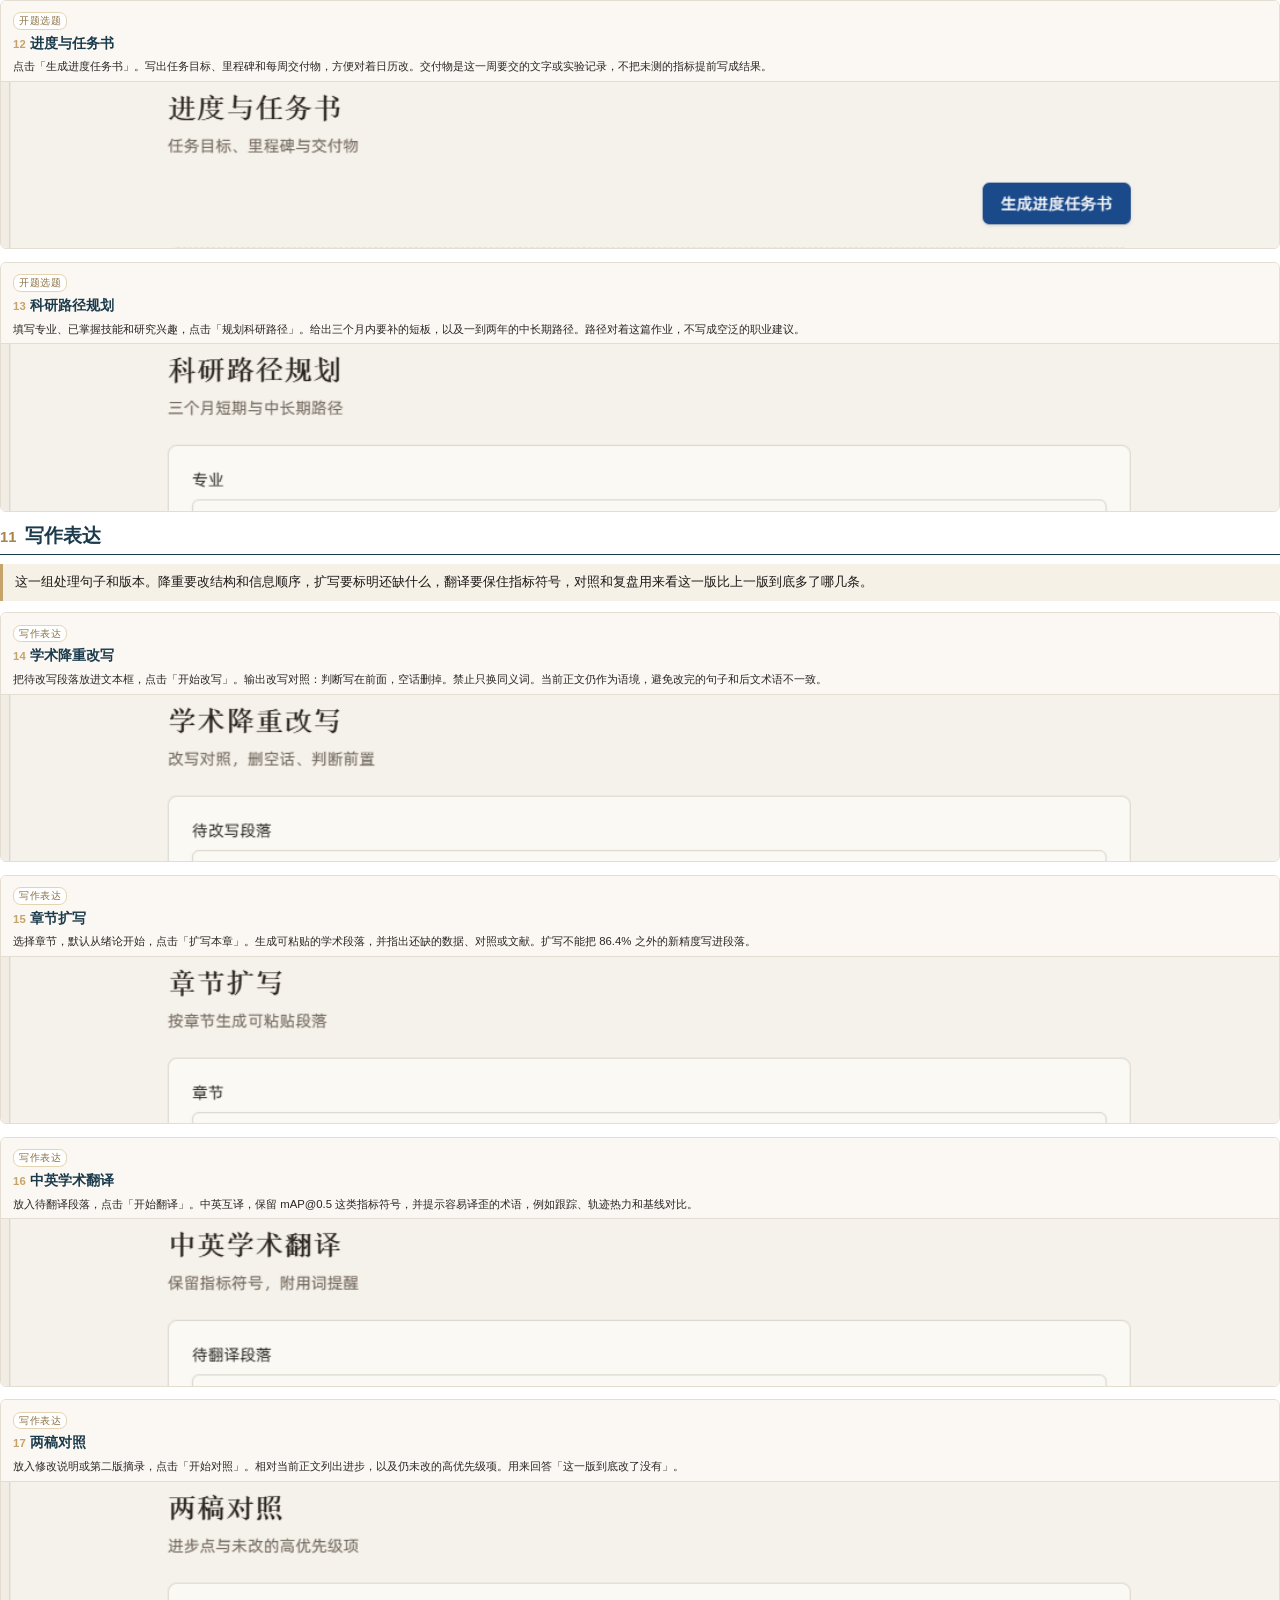
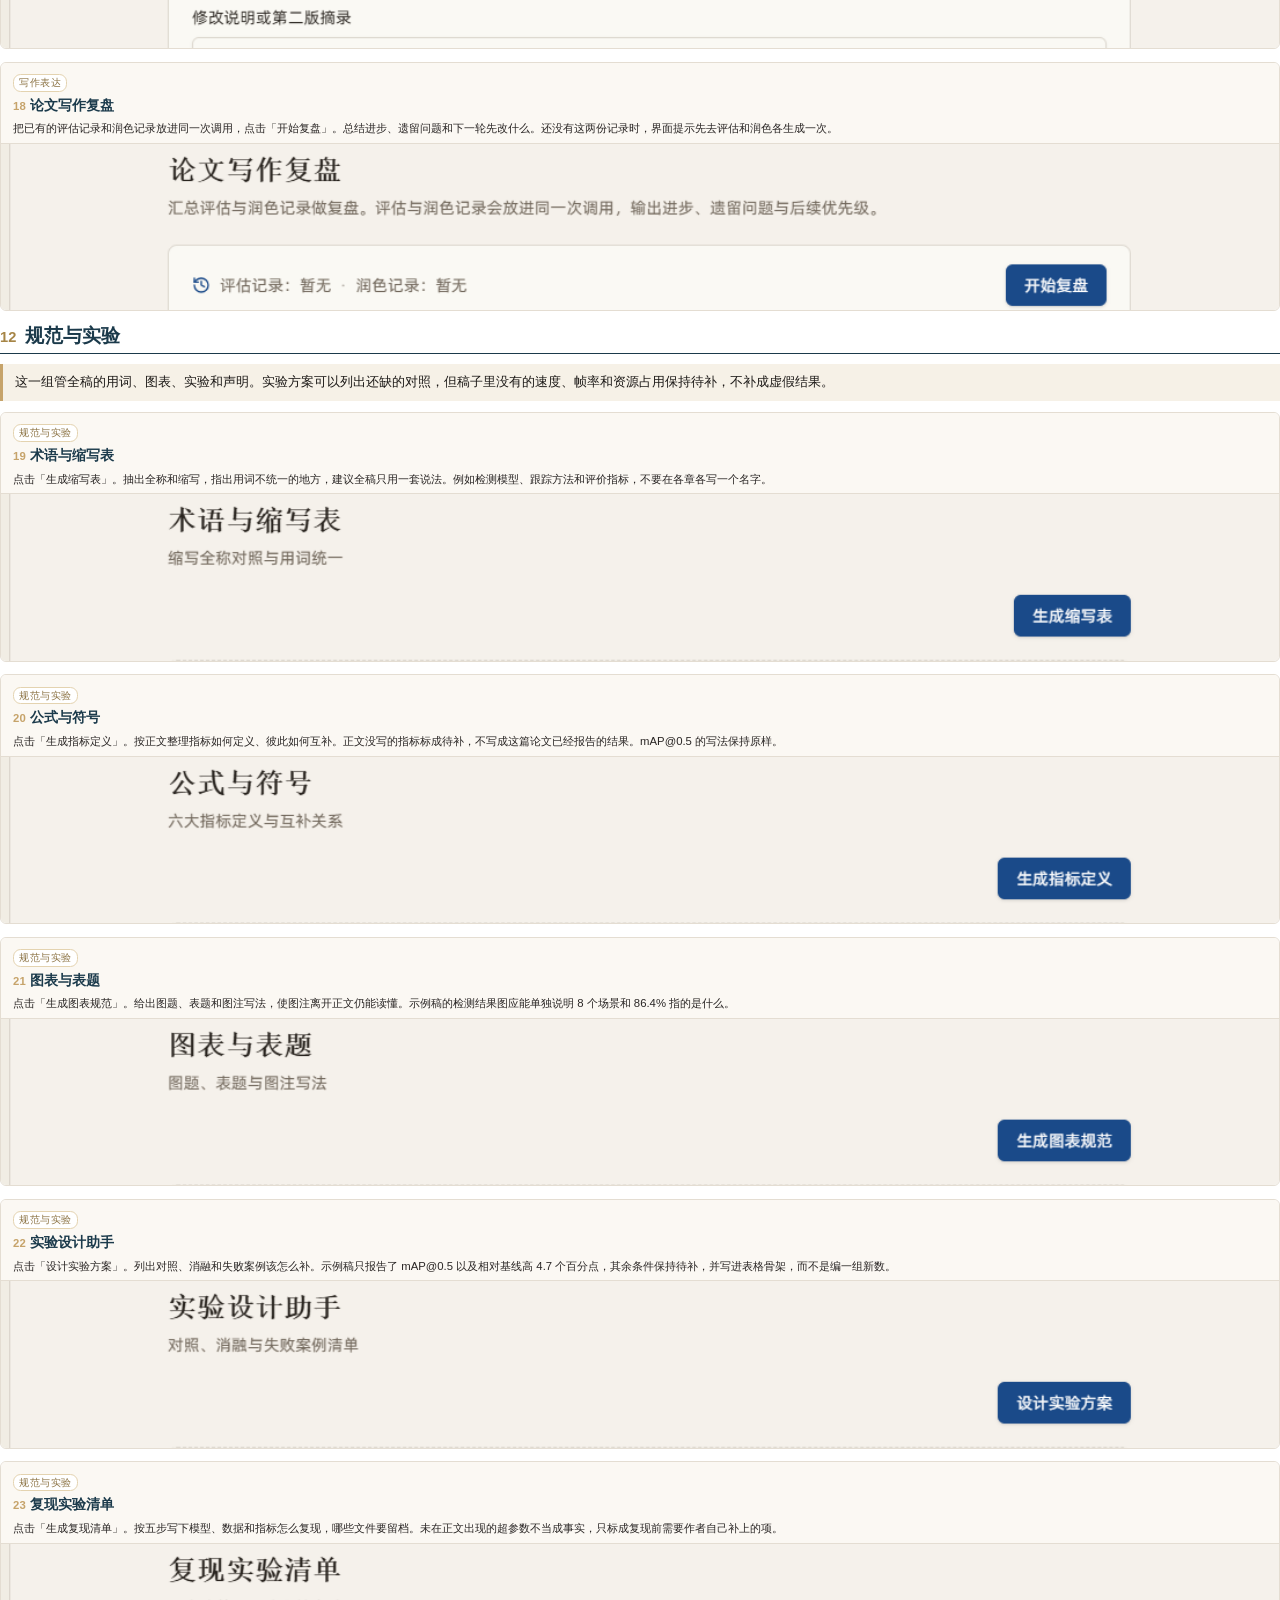
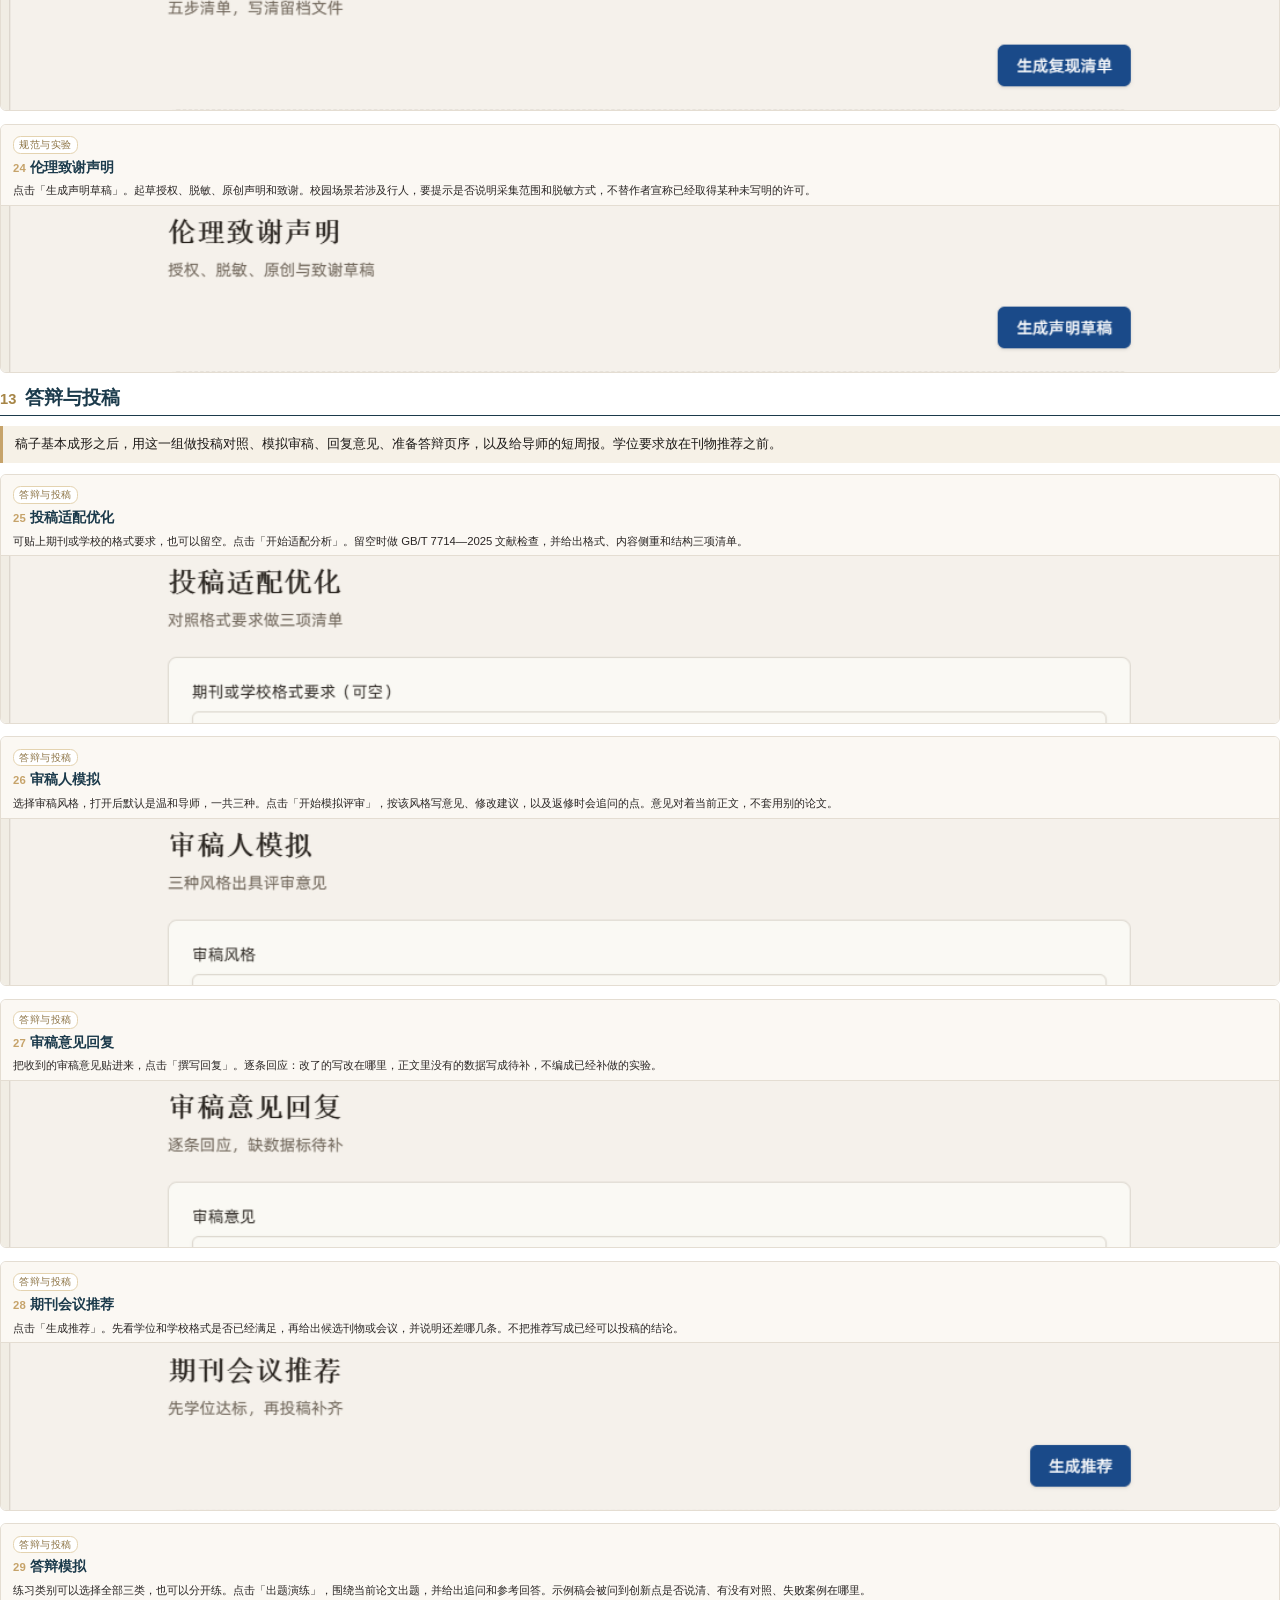
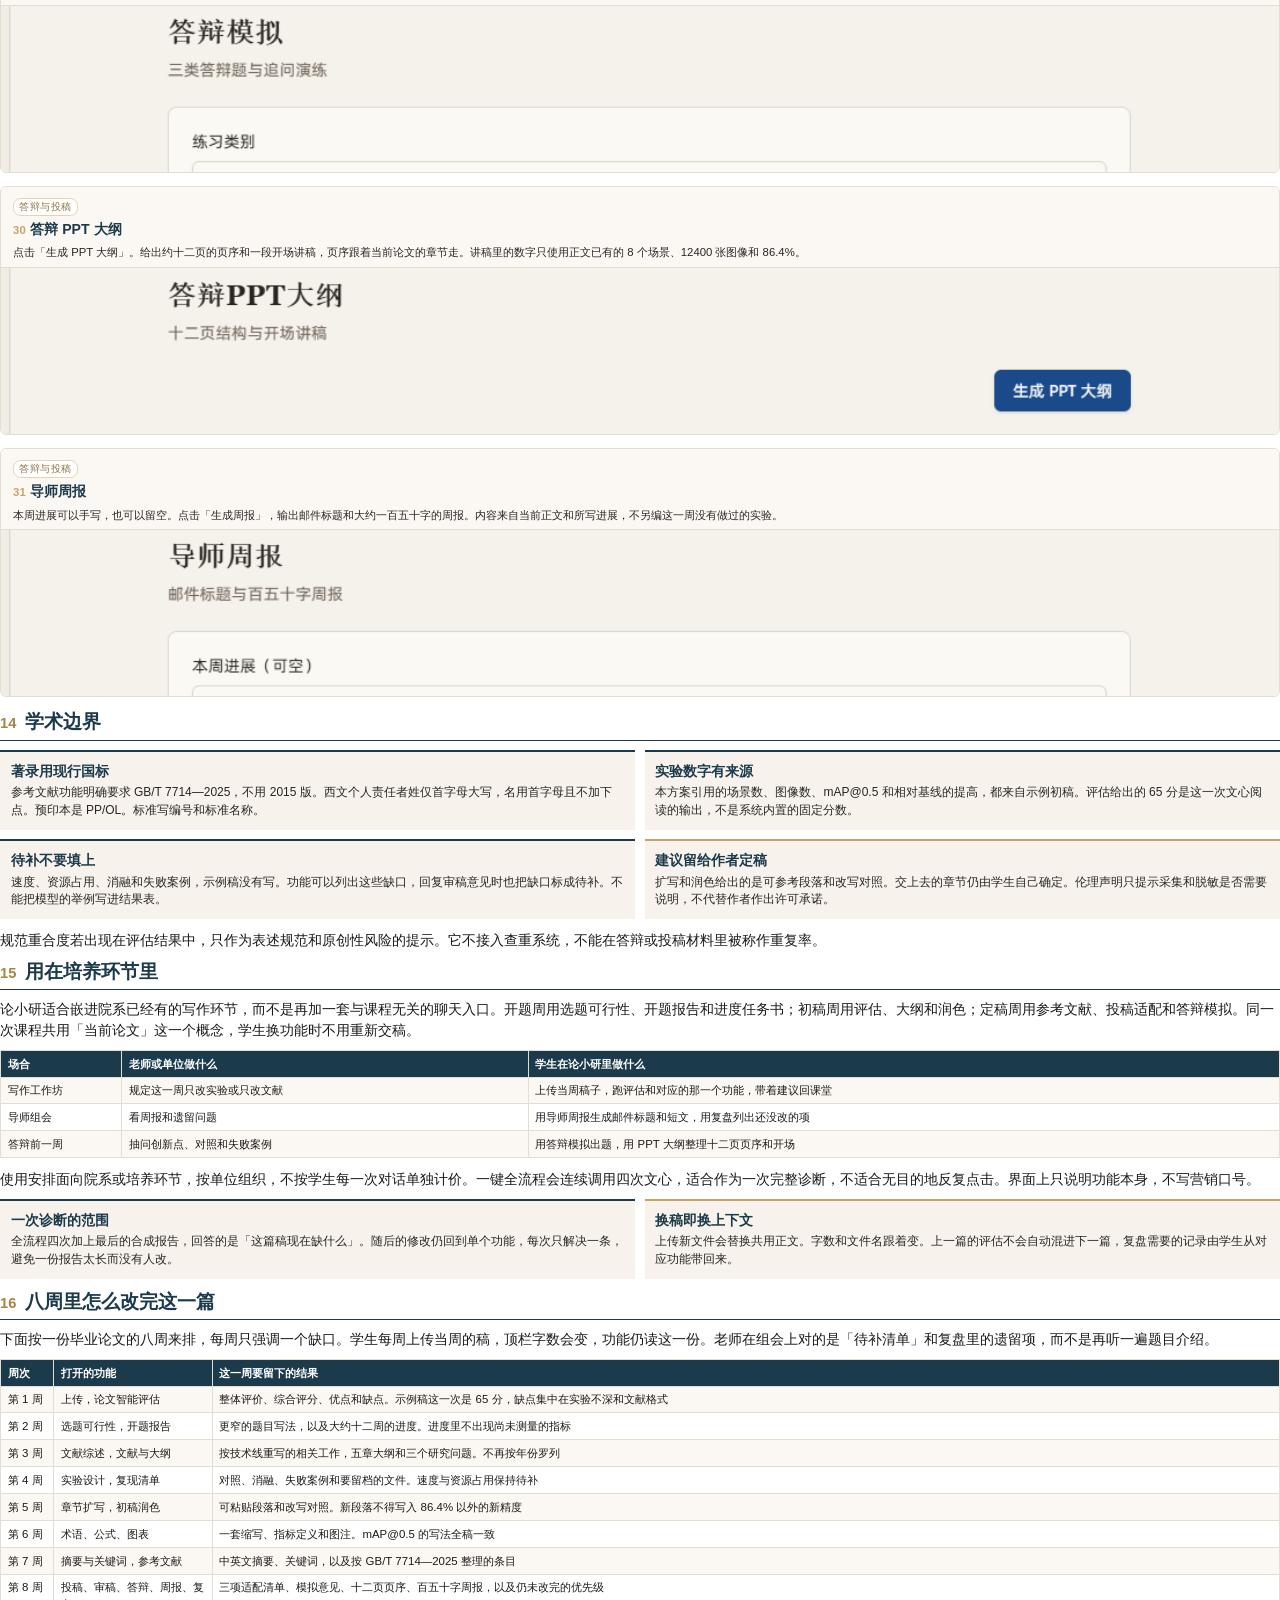
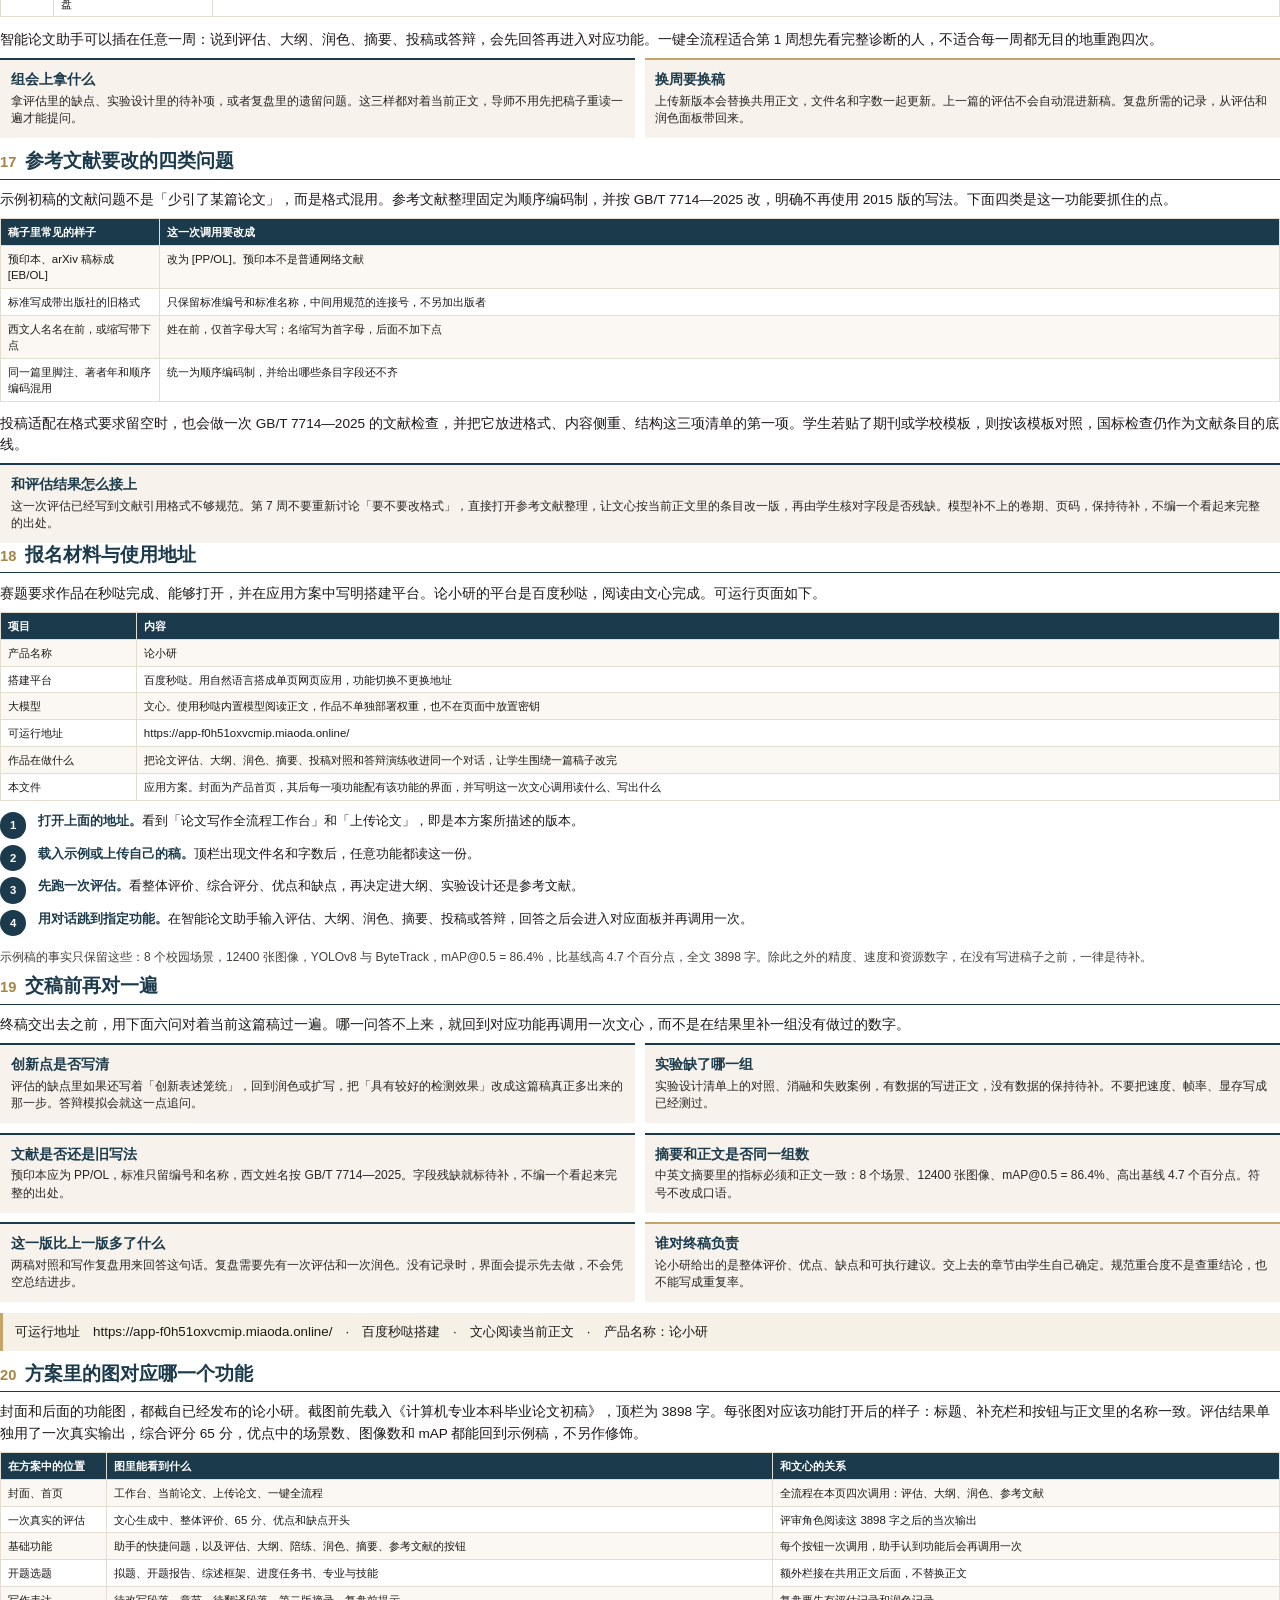
<file: 应用方案/index.html>
<!DOCTYPE html>
<html lang="zh-CN">
<head>
<meta charset="utf-8" />
<title>论小研应用方案</title>
<style>
  @page {
    size: A4;
    margin: 15mm 13mm 13mm 13mm;
    @top-left {
      content: "论小研  ·  应用方案";
      font-family: "Microsoft YaHei", sans-serif;
      font-size: 8pt;
      letter-spacing: 0.04em;
      color: #1B3A4B;
    }
    @top-right {
      content: "百度秒哒   ·   文心大模型";
      font-family: "Microsoft YaHei", sans-serif;
      font-size: 8pt;
      color: #8C7344;
    }
    @bottom-center {
      content: counter(page);
      font-family: "Microsoft YaHei", sans-serif;
      font-size: 9pt;
      color: #1B3A4B;
    }
  }
  @page :first {
    margin: 0;
    @top-left { content: none; }
    @top-right { content: none; }
    @bottom-center { content: none; }
  }
  * { box-sizing: border-box; -webkit-print-color-adjust: exact; print-color-adjust: exact; }
  html, body { margin: 0; padding: 0; }
  body {
    font-family: "Microsoft YaHei", "PingFang SC", sans-serif;
    font-size: 10.2pt;
    line-height: 1.55;
    color: #1c1917;
  }
  h2 {
    font-size: 14.5pt;
    line-height: 1.25;
    color: #1B3A4B;
    margin: 0 0 2.4mm;
    padding-bottom: 1.4mm;
    border-bottom: 1.6px solid #1B3A4B;
    break-after: avoid;
    page-break-after: avoid;
  }
  h2 + p, h2 + .lead, .lead + .fn, h2 + .fn { break-before: avoid; page-break-before: avoid; }
  h2 .k { color: #A68546; font-weight: 700; margin-right: 2.2mm; font-size: 11pt; }
  h3 { font-size: 11pt; margin: 0 0 1mm; color: #1B3A4B; break-after: avoid; }
  p { margin: 0 0 2.2mm; }
  .lead {
    background: #F6F1E7;
    border-left: 3px solid #C6A36A;
    padding: 2.2mm 3.2mm;
    margin: 0 0 3mm;
    font-size: 10pt;
  }
  table { width: 100%; border-collapse: collapse; font-size: 8.6pt; line-height: 1.4; margin: 0 0 3mm; }
  th, td { border: 1px solid #E4DDD2; padding: 1.3mm 1.8mm; vertical-align: top; text-align: left; }
  th { background: #1B3A4B; color: #fff; font-weight: 600; }
  tr:nth-child(even) td { background: #FBF8F3; }
  .cap { font-size: 8.2pt; color: #57534e; margin: 1mm 0 2.6mm; line-height: 1.4; }
  .hero {
    margin: 0 0 1mm;
    break-inside: avoid;
    page-break-inside: avoid;
  }
  .hero img {
    width: 100%;
    height: 72mm;
    object-fit: cover;
    object-position: top center;
    display: block;
    border: 1px solid #E4DDD2;
    border-radius: 2mm;
  }
  .grid2 { display: grid; grid-template-columns: 1fr 1fr; gap: 2.6mm; margin: 0 0 3mm; }
  .box {
    background: #F7F3EC;
    border-top: 2.5px solid #1B3A4B;
    padding: 2.4mm 2.8mm 2.6mm;
    break-inside: avoid;
    page-break-inside: avoid;
  }
  .box b { display: block; color: #1B3A4B; font-size: 10.2pt; margin-bottom: 0.6mm; }
  .box p { margin: 0; font-size: 9pt; line-height: 1.48; color: #292524; }
  .box.gold { border-top-color: #C6A36A; }
  .steps { margin: 0 0 3mm; }
  .step {
    display: grid;
    grid-template-columns: 8mm 1fr;
    gap: 2mm;
    margin: 0 0 1.6mm;
    break-inside: avoid;
  }
  .step i {
    display: block;
    width: 7mm;
    height: 7mm;
    border-radius: 50%;
    background: #1B3A4B;
    color: #fff;
    font-style: normal;
    font-size: 8.5pt;
    line-height: 7mm;
    text-align: center;
    font-weight: 700;
  }
  .step p { margin: 0; font-size: 9.4pt; }
  .step b { color: #1B3A4B; }
  .fn {
    display: block;
    border: 1px solid #E4DDD2;
    border-radius: 1.6mm;
    overflow: hidden;
    margin: 0 0 3.4mm;
    break-inside: avoid;
    page-break-inside: avoid;
    background: #fff;
  }
  .fn .txt { padding: 2.2mm 3.2mm 1.6mm; background: #FBF8F3; border-bottom: 1px solid #E4DDD2; }
  .fn .tag {
    display: inline-block;
    font-size: 7.6pt;
    letter-spacing: 0.04em;
    color: #8C7344;
    border: 1px solid #E4D3B0;
    background: #fff;
    border-radius: 2mm;
    padding: 0 1.4mm;
    margin-bottom: 0.8mm;
  }
  .fn h3 { font-size: 10.6pt; }
  .fn h3 span { color: #C6A36A; font-size: 8.5pt; margin-right: 1.2mm; }
  .fn p { margin: 0; font-size: 8.5pt; line-height: 1.45; color: #292524; }
  .fn img {
    width: 100%;
    height: 44mm;
    object-fit: cover;
    object-position: top center;
    display: block;
  }
  .note { font-size: 9pt; color: #44403c; }

  .cover {
    width: 210mm;
    height: 297mm;
    overflow: hidden;
    position: relative;
    color: #F6F1E7;
    background:
      radial-gradient(ellipse at 110% -10%, rgba(198,163,106,.42), transparent 46%),
      linear-gradient(168deg, #21485C 0%, #1B3A4B 42%, #102430 100%);
    break-after: page;
    page-break-after: always;
  }
  .cover .inner { padding: 18mm 16mm 0; }
  .cover .eye {
    font-size: 10pt;
    letter-spacing: 0.18em;
    color: #C6A36A;
    margin: 0 0 2mm;
  }
  .cover .track { font-size: 10.5pt; margin: 0 0 10mm; color: #E7E1D6; }
  .cover h1 {
    font-size: 52pt;
    line-height: 1;
    margin: 0 0 4mm;
    font-weight: 700;
    letter-spacing: 0.06em;
  }
  .cover .sub { font-size: 13pt; line-height: 1.55; margin: 0 0 5mm; color: #F3EEE6; max-width: 150mm; }
  .cover .rule { width: 28mm; height: 1.2mm; background: #C6A36A; margin: 0 0 6mm; }
  .cover .stats { display: grid; grid-template-columns: repeat(3, 1fr); gap: 4mm; margin: 0 0 6mm; }
  .cover .stats div {
    border: 1px solid rgba(198,163,106,.45);
    padding: 3mm 3.5mm 2.6mm;
    background: rgba(255,255,255,.04);
  }
  .cover .stats b { display: block; font-size: 16pt; color: #F6E7C8; font-weight: 700; line-height: 1.15; }
  .cover .stats span { font-size: 9pt; color: #E4DCCE; }
  .cover .frame {
    background: #fff;
    padding: 1.6mm;
    border-radius: 2mm;
    box-shadow: 0 8mm 18mm rgba(0,0,0,.28);
  }
  .cover .frame img { width: 100%; height: 118mm; object-fit: cover; object-position: top center; display: block; border-radius: 1mm; }
  .cover .bottom {
    position: absolute;
    left: 16mm;
    right: 16mm;
    bottom: 12mm;
    display: flex;
    justify-content: space-between;
    align-items: flex-end;
    border-top: 1px solid rgba(198,163,106,.55);
    padding-top: 3.5mm;
    font-size: 9.5pt;
    color: #E7E1D6;
  }
  .cover .bottom b { display: block; color: #F6E7C8; font-size: 11pt; font-weight: 700; }
</style>
</head>
<body>

<section class="cover">
  <div class="inner">
    <p class="eye">应用方案</p>
    <p class="track">2026 iCAN 大学生创新创业大赛<br>AI无代码智能体挑战赛 · 秒哒无代码应用创新赛题</p>
    <h1>论小研</h1>
    <p class="sub">面向缺少专人指导的本科生与研究生。<br>评估、大纲、润色、摘要、投稿对照和答辩演练，收进同一个对话，始终对着这一篇稿子。</p>
    <div class="rule"></div>
    <div class="stats">
      <div><b>31 项</b><span>写作功能，分组放在同一页</span></div>
      <div><b>1 篇正文</b><span>上传之后，各功能共同阅读</span></div>
      <div><b>文心</b><span>秒哒内置模型，按功能切换角色</span></div>
    </div>
    <div class="frame"><img src="img/c-home.png" alt="论小研首页" /></div>
  </div>
  <div class="bottom">
    <div><b>百度秒哒</b>自然语言搭建的网页应用</div>
    <div><b>论小研</b>app-f0h51oxvcmip.miaoda.online</div>
  </div>
</section>

<h2><span class="k">01</span>要解决的问题</h2>
<p>本科生和研究生写论文，难的常常不是完全不会写，而是没有人顺着这一篇稿子往下看。导师时间有限，通用对话又容易脱离原稿：学生换一个窗口，就要把题目、方法和实验再介绍一遍。改了几版之后，自己也难判断创新点有没有写清、实验缺了哪一组对照、参考文献是不是还停在旧标准。</p>
<p class="lead">论小研补的是这一段。把同一篇正文放在页面里，评估、大纲、润色、摘要、投稿和答辩都读这一份文字。建议对着稿子写，缺的数字标成待补，不把举例说成已经做过的实验。</p>
<table>
  <tr><th style="width:28mm">情形</th><th>学生实际遇到的事</th><th>论小研怎么接</th></tr>
  <tr><td>没有人看稿</td><td>改了几版，说不清哪一版真正变好了</td><td>评估写出整体评价、优点、缺点和可执行建议；复盘对照前后记录</td></tr>
  <tr><td>提纲不贴题</td><td>网上的通用提纲和自己的实验对不上</td><td>文献与大纲按当前正文生成五章结构、文献建议和研究问题</td></tr>
  <tr><td>实验写不深</td><td>只报一个指标，没有消融，也没有失败情况</td><td>实验设计助手列出对照、消融和失败案例；没有的数标待补</td></tr>
  <tr><td>格式来回改</td><td>预印本、标准、西文姓名写法不统一</td><td>参考文献按 GB/T 7714—2025 顺序编码制整理</td></tr>
  <tr><td>答辩来不及</td><td>不知道会被追问创新点、对照和失败案例</td><td>答辩模拟按当前论文出题，并给出追问和参考回答</td></tr>
</table>
<div class="grid2">
  <div class="box"><b>给谁用</b><p>正在写课程论文、毕业论文或阶段研究报告的本科生与研究生。默认他们已经有一份初稿或提纲，缺的是对着这篇稿子的修改意见。</p></div>
  <div class="box gold"><b>不替代什么</b><p>输出是修改建议和学生自己的底稿。它不代替学生提交的终稿，也不把模型生成的段落直接当成可以交上去的章节。</p></div>
</div>

<h2><span class="k">02</span>创作理念</h2>
<p>作品在百度秒哒上用自然语言搭成。理念只有一句：所有功能围着同一篇正文转，文心每次只做这一步该做的事。</p>
<div class="grid2">
  <div class="box"><b>一篇稿贯穿</b><p>顶栏显示文件名和字数。上传或载入示例之后，左侧每一个功能读的都是这份正文。换功能不用重新粘贴，也不用重新介绍题目。</p></div>
  <div class="box"><b>对话是入口</b><p>智能论文助手保留最近六轮。说到评估、大纲、润色、摘要、投稿、答辩，先回答，再切到对应面板，按该面板的角色再调用一次文心。</p></div>
  <div class="box"><b>切换不换网址</b><p>功能切换发生在页面状态里。地址不变，结果写在当前工作区。首页也写明：结果都在本页呈现，不会跳转。</p></div>
  <div class="box"><b>建议要能照着改</b><p>评估给出整体评价、综合评分、优点、缺点和具体建议。陪练先出引导题，学生作答后再点评。不停留在空泛鼓励。</p></div>
  <div class="box"><b>缺的数字标待补</b><p>正文没有写的速度、资源占用、消融结果，保持待补。模型可以指出缺什么，不能把举例写成这篇论文的实验结果。</p></div>
  <div class="box gold"><b>规范提示不是查重</b><p>评估里的学术规范重合度，只提示表述和著录是否规范，帮助看原创性风险。它不是查重鉴定，也不能写成重复率结论。</p></div>
</div>

<h2><span class="k">03</span>示例稿，以及从打开到改完</h2>
<p>载入示例使用的是一份计算机专业本科毕业论文初稿，题目是《基于深度学习的校园行人检测与轨迹分析系统》。方法是 YOLOv8 与 ByteTrack。数据写明 8 个校园场景、12400 张图像。结果只报告了 mAP@0.5 = 86.4%，比基线高 4.7 个百分点。载入后顶栏显示 3898 字。</p>
<p>这份初稿被故意留下几处真实缺陷：创新点写成「具有较好的检测效果」，没有消融，没有失败案例，引用格式混用，预印本容易被标成网络文献，标准还停在旧的著录方式，相关工作按年份排列。后面的功能都对着这些缺陷说话，不另编一组实验数字。</p>
<div class="steps">
  <div class="step"><i>1</i><p><b>放入正文。</b>首页上传 docx、pdf、txt 或 md，也可以点顶栏「载入示例」。读完后顶栏出现文件名和字数，当前论文卡片写「正文已就绪」。</p></div>
  <div class="step"><i>2</i><p><b>先看全流程，或直接提问。</b>「开始全流程」在本页按顺序调用四次文心：评估、大纲、润色、参考文献，再合成一份优化报告。也可以先打开智能论文助手。</p></div>
  <div class="step"><i>3</i><p><b>评估对着稿子打分。</b>论文智能评估阅读这 3898 字，写出整体评价、综合评分、优点和缺点。这一次实测的综合评分是 65 分，依据写在结果里，不另改分数。</p></div>
  <div class="step"><i>4</i><p><b>大纲按这篇实验来。</b>文献与大纲给出五章结构、八条文献建议和三个研究问题，技术线跟着行人检测与轨迹分析走，而不是一套放之各专业皆准的提纲。</p></div>
  <div class="step"><i>5</i><p><b>陪练先问再评。</b>实时写作陪练先出引导题。学生在文本框写完，再提交，导师角色给出点评和分数。没有作答就不会直接给一个空的高分。</p></div>
  <div class="step"><i>6</i><p><b>润色、摘要、文献各做一次。</b>润色看语言、逻辑和学术表达。摘要同时出中英文和关键词，并保住 mAP 这类符号。参考文献按 GB/T 7714—2025 改条目。</p></div>
  <div class="step"><i>7</i><p><b>实验和答辩补缺口。</b>实验设计指出只报了 mAP、缺少消融和失败案例。答辩模拟围绕这篇论文出题。速度、显存、帧率若稿子里没有，就标待补。</p></div>
  <div class="step"><i>8</i><p><b>复盘看哪条还没改。</b>论文写作复盘把评估记录和润色记录放进同一次调用，列出进步、遗留问题和下一轮优先级。还没有这两份记录时，界面会提示先各做一次。</p></div>
</div>

<h2><span class="k">04</span>在秒哒上的产品形态</h2>
<p>论小研是百度秒哒上的一个网页应用，不是把模型权重部署在作品自己的服务器里。学生打开页面就能用。阅读和生成由秒哒内置的文心大模型完成，作品侧负责把「当前论文正文」和该功能的补充输入组织成一次问答。</p>
<div class="grid2">
  <div class="box"><b>一个页面，五组功能</b><p>左侧是功能栏，右侧是当前工作区。五组为：基础功能、开题选题、写作表达、规范与实验、答辩与投稿。点任何一项，只更换右侧内容，不新开网址，不刷新整页。</p></div>
  <div class="box"><b>顶栏始终看着这一篇</b><p>顶栏左侧是「论小研」，中间是文件名和字数。右侧可以载入示例，也可以切换深色，方便长时间看稿。换功能时，这份正文还在。</p></div>
  <div class="box"><b>上传在浏览器里完成</b><p>docx、pdf、txt、md 可以点选，也可以拖进去。txt 和 md 按文本读取。docx 读取压缩包中 word/document.xml 的文字。pdf 逐页取文字。旧版 doc 提示另存为 docx。读失败只在当前窗口说明原因。</p></div>
  <div class="box gold"><b>按钮不离开这一页</b><p>各功能的操作按钮都留在当前面板。生成过程中，结果区会显示「文心大模型生成中」。生成结束后，文字写在同一块区域，可以接着改、接着问。</p></div>
</div>
<table>
  <tr><th style="width:32mm">文件</th><th>浏览器里怎么读</th><th>读完之后</th></tr>
  <tr><td>txt、md</td><td>按文本读入</td><td>写入共用正文，顶栏显示文件名和字数</td></tr>
  <tr><td>docx</td><td>解开压缩包，取 word/document.xml 中的文字</td><td>同上，不另存一份到新页面</td></tr>
  <tr><td>pdf</td><td>逐页取出文字</td><td>扫描件若抽不出文字，在当前窗口说明</td></tr>
  <tr><td>doc</td><td>不直接解析</td><td>提示另存为 docx 再上传</td></tr>
</table>
<p class="note">共用正文是全站唯一的稿子。首页卡片、对话和三十个功能面板读的是同一段文字。某个功能若还有额外栏，例如期刊格式、审稿意见、待改写段落，那段内容只加进这一次调用，不覆盖正文。</p>

<h2><span class="k">05</span>文心怎样被调用</h2>
<p>每一次点击或发送，对应一次文心问答。系统侧是该功能的角色，用户侧是共用正文，再加上这个面板上的补充栏。不把三十个功能合成一次超长提问，也不在学生没有操作时自动连呼。</p>
<table>
  <tr><th style="width:28mm">部分</th><th>放什么</th><th>为什么这样分</th></tr>
  <tr><td>系统角色</td><td>这个功能的职责。评估是评审，润色是学术中文编辑，参考文献是著录编辑，答辩是出题与参考回答</td><td>角色一换，输出结构就跟着换，避免所有按钮都返回同一段聊天</td></tr>
  <tr><td>用户内容</td><td>当前论文正文。有额外栏时，把研究主题、拟题、章节、期刊要求、审稿意见等接在后面</td><td>模型必须看见这篇稿，建议才能落到具体句子和具体实验</td></tr>
  <tr><td>对话记忆</td><td>智能论文助手保留最近六轮</td><td>追问不用从头介绍题目，也不把更早的闲聊无限累加</td></tr>
  <tr><td>等待与呈现</td><td>结果区显示文心正在生成，完成后写在本面板</td><td>学生知道这一步在读稿，而不是页面失去响应</td></tr>
</table>
<p>首页「一键全流程」是唯一按顺序连做的入口，而且仍然在同一页：第一次评估，第二次大纲，第三次润色，第四次参考文献，最后合成一份优化报告。四次的角色不同，读的正文相同。报告写在首页下方，不跳到新地址。</p>
<div class="grid2">
  <div class="box"><b>助手里的一句话</b><p>学生输入「帮我评估这篇论文」。助手先按对话角色回答，再把面板切到论文智能评估，并按评审角色再调用一次。大纲、润色、摘要、投稿、答辩同样处理。</p></div>
  <div class="box gold"><b>面板上的一次点击</b><p>学生也可以不说话，直接点「开始评估」「生成大纲」「出题演练」。这次调用不再经过对话，系统角色就是该面板自己的角色。</p></div>
</div>
<table>
  <tr><th>学生说到</th><th>先做什么</th><th>然后切到</th><th>第二次角色</th></tr>
  <tr><td>评估这篇论文</td><td>对话里先给出方向</td><td>论文智能评估</td><td>评审：整体评价、评分、优缺点</td></tr>
  <tr><td>文献与大纲</td><td>先说明提纲会按本稿来</td><td>文献与大纲</td><td>规划：五章、文献建议、研究问题</td></tr>
  <tr><td>润色</td><td>先指出大概要改的层面</td><td>初稿润色分析</td><td>编辑：语言、逻辑、学术表达</td></tr>
  <tr><td>摘要</td><td>先确认摘要要覆盖的结果</td><td>摘要与关键词</td><td>编辑：中英文摘要和关键词</td></tr>
  <tr><td>投稿</td><td>先问清有没有格式要求</td><td>投稿适配优化</td><td>投稿顾问：三项清单</td></tr>
  <tr><td>答辩</td><td>先点出可能被追问的点</td><td>答辩模拟</td><td>出题：题目、追问、参考回答</td></tr>
</table>
<p class="note">快捷问题已经放在对话里：论文大纲怎么写、摘要优化建议、文献怎么总结、答辩老师最爱问什么。场景分为论文写作、文献辅助、科研指导和论文写作四组入口，问法不同，背后仍是这一篇正文。</p>

<h2><span class="k">06</span>首页：一篇稿，四次调用</h2>
<p>首页标题是「论文写作全流程工作台」。说明文字写明面向缺少专人指导的本科生与研究生，所有功能共用同一份论文正文。当前论文卡片给出文件名、字数和「上传论文」。示例载入后是《计算机专业本科毕业论文初稿》，3898 字。</p>
<div class="hero"><img src="img/c-home.png" alt="首页工作台" /></div>
<p class="cap">图 1　首页。上传或载入示例之后，一键全流程在本页依次调用文心四次：评估、大纲、润色、参考文献，再写成优化报告。下方卡片进入各功能，仍不离开这一份正文。</p>
<p>「开始全流程」适合想先看完整诊断的人。四步都结束后，首页的全流程优化报告区留下每一步的结果。若只想改一件事，点卡片或左侧栏即可：论文智能评估、文献与大纲、实时写作陪练、初稿润色分析、参考文献整理，以及其余分组里的功能，入口都从这里能到。</p>

<h2><span class="k">07</span>一次真实的评估</h2>
<p>下面是文心阅读这份示例初稿后的论文智能评估，生成过程中按钮变为「生成中」，结果区标明文心大模型正在输出。综合评分 65 分。依据是：选题有实际意义，结构完整，技术路线合理，但实验部分不够深入，缺少对系统性能的全面分析，文献引用格式也不够规范。</p>
<div class="hero"><img src="img/c-result.png" alt="论文智能评估结果" /></div>
<p class="cap">图 2　论文智能评估的一次输出。优点里的 8 个场景、12400 张图像、mAP@0.5 = 86.4% 和高出基线 4.7 个百分点，都来自示例稿原文。缺点指出只报了 mAP，这些缺口应标为待补。</p>
<table>
  <tr><th style="width:28mm">结果里的话</th><th>和示例稿的关系</th></tr>
  <tr><td>优点</td><td>对准校园行人检测这一选题，以及 YOLOv8、ByteTrack、自建数据和 86.4% 这一唯一报告的指标</td></tr>
  <tr><td>缺点</td><td>实验只给了 mAP@0.5，没有不同场景、不同光照，也没有推理速度和资源占用。这些是稿子里确实没写的</td></tr>
  <tr><td>随后怎么用</td><td>实验设计助手把缺的对照和消融列成清单；参考文献整理去改著录；复盘时看 65 分里的哪一条已经改掉</td></tr>
</table>
<p class="note">这一页只采用这次输出里能够回到示例稿的内容。模型若在修改建议里举出稿子没有的帧率、显存或别的精度，那些数字不进入本方案，也不应当被学生写进论文。</p>

<h2><span class="k">08</span>三十一个功能各做一次什么</h2>
<p>下表按界面上的分组列出全部功能。除首页全流程会连做四次以外，其余每一行都是一次文心调用：角色不同，正文相同。</p>
<table>
  <tr><th style="width:10mm">序</th><th style="width:32mm">功能</th><th style="width:22mm">分组</th><th>学生提供</th><th>文心这一次写出</th></tr>
  <tr><td>1</td><td>首页 · 全流程</td><td>基础功能</td><td>当前正文</td><td>评估、大纲、润色、参考文献，再合成优化报告</td></tr>
  <tr><td>2</td><td>智能论文助手</td><td>基础功能</td><td>问题，最近六轮</td><td>先回答；认到功能则再按该功能调用一次</td></tr>
  <tr><td>3</td><td>论文智能评估</td><td>基础功能</td><td>当前正文</td><td>整体评价、0–100 分、四项分项、优缺点</td></tr>
  <tr><td>4</td><td>文献与大纲</td><td>基础功能</td><td>研究主题，可空</td><td>五章大纲、八条文献建议、三个研究问题</td></tr>
  <tr><td>5</td><td>实时写作陪练</td><td>基础功能</td><td>先要题，再作答</td><td>引导题；作答后的点评与分数</td></tr>
  <tr><td>6</td><td>初稿润色分析</td><td>基础功能</td><td>当前正文</td><td>语言、逻辑、学术表达与改写示例</td></tr>
  <tr><td>7</td><td>摘要与关键词</td><td>基础功能</td><td>目标要求，可空</td><td>中英文摘要与关键词，保留指标符号</td></tr>
  <tr><td>8</td><td>参考文献整理</td><td>基础功能</td><td>著录制式：顺序编码制</td><td>按 GB/T 7714—2025 修正后的条目</td></tr>
  <tr><td>9</td><td>选题可行性</td><td>开题选题</td><td>拟题</td><td>可行性、空白、风险和更窄的写法</td></tr>
  <tr><td>10</td><td>开题报告</td><td>开题选题</td><td>当前正文</td><td>依据、内容、方案和约十二周进度</td></tr>
  <tr><td>11</td><td>文献综述撰写</td><td>开题选题</td><td>当前正文</td><td>按技术线的框架和过渡段</td></tr>
  <tr><td>12</td><td>进度与任务书</td><td>开题选题</td><td>当前正文</td><td>任务目标、里程碑和交付物</td></tr>
  <tr><td>13</td><td>科研路径规划</td><td>开题选题</td><td>专业、技能、兴趣</td><td>三个月短期路径和中长期路径</td></tr>
  <tr><td>14</td><td>学术降重改写</td><td>写作表达</td><td>待改写段落</td><td>改写对照，删空话，判断前置</td></tr>
  <tr><td>15</td><td>章节扩写</td><td>写作表达</td><td>章节，默认绪论</td><td>可粘贴段落，并指出还缺什么</td></tr>
  <tr><td>16</td><td>中英学术翻译</td><td>写作表达</td><td>待翻译段落</td><td>译文，保留指标符号，附用词提醒</td></tr>
  <tr><td>17</td><td>两稿对照</td><td>写作表达</td><td>修改说明或第二版</td><td>进步点，以及未改的高优先级项</td></tr>
  <tr><td>18</td><td>论文写作复盘</td><td>写作表达</td><td>评估记录、润色记录</td><td>进步、遗留问题和后续优先级</td></tr>
  <tr><td>19</td><td>术语与缩写表</td><td>规范与实验</td><td>当前正文</td><td>全称缩写对照，统一用词</td></tr>
  <tr><td>20</td><td>公式与符号</td><td>规范与实验</td><td>当前正文</td><td>指标定义及指标之间的关系</td></tr>
  <tr><td>21</td><td>图表与表题</td><td>规范与实验</td><td>当前正文</td><td>图题、表题和图注写法</td></tr>
  <tr><td>22</td><td>实验设计助手</td><td>规范与实验</td><td>当前正文</td><td>对照、消融和失败案例清单</td></tr>
  <tr><td>23</td><td>复现实验清单</td><td>规范与实验</td><td>当前正文</td><td>五步复现清单和应留档的文件</td></tr>
  <tr><td>24</td><td>伦理致谢声明</td><td>规范与实验</td><td>当前正文</td><td>授权、脱敏、原创声明和致谢草稿</td></tr>
  <tr><td>25</td><td>投稿适配优化</td><td>答辩与投稿</td><td>期刊或学校格式，可空</td><td>格式、侧重、结构三项清单</td></tr>
  <tr><td>26</td><td>审稿人模拟</td><td>答辩与投稿</td><td>三种风格之一</td><td>该风格下的评审意见和追问</td></tr>
  <tr><td>27</td><td>审稿意见回复</td><td>答辩与投稿</td><td>收到的审稿意见</td><td>逐条回复，缺数据标待补</td></tr>
  <tr><td>28</td><td>期刊会议推荐</td><td>答辩与投稿</td><td>当前正文</td><td>先看学位是否达标，再谈补齐项</td></tr>
  <tr><td>29</td><td>答辩模拟</td><td>答辩与投稿</td><td>练习类别</td><td>三类题、追问和参考回答</td></tr>
  <tr><td>30</td><td>答辩 PPT 大纲</td><td>答辩与投稿</td><td>当前正文</td><td>十二页结构和开场讲稿</td></tr>
  <tr><td>31</td><td>导师周报</td><td>答辩与投稿</td><td>本周进展，可空</td><td>邮件标题和约一百五十字周报</td></tr>
</table>

<h2><span class="k">09</span>基础功能</h2>
<p class="lead">这一组是每天改稿都会用到的入口。对话负责听懂要做什么，评估、大纲、陪练、润色、摘要和参考文献各自调用一次文心，角色互不混用。</p>

<article class="fn">
  <div class="txt"><div class="tag">基础功能</div><h3><span>02</span>智能论文助手</h3><p>输入问题后发送，保留最近六轮。提到评估、大纲、润色、摘要、投稿、答辩时，先回答，再切到对应面板，按该模块角色再调用一次。快捷问题包括大纲怎么写、摘要优化、文献怎么总结、答辩最爱问什么。</p></div>
  <img src="img/c-assistant.png" alt="智能论文助手" />
</article>
<article class="fn">
  <div class="txt"><div class="tag">基础功能</div><h3><span>03</span>论文智能评估</h3><p>没有额外栏。点击「开始评估」，文心以评审角色阅读当前正文，给出整体评价、0–100 综合评分和四项分项，并写出优点、缺点和建议。规范重合度只提示表述是否规范，不是查重结论。</p></div>
  <img src="img/c-evaluate.png" alt="论文智能评估" />
</article>
<article class="fn">
  <div class="txt"><div class="tag">基础功能</div><h3><span>04</span>文献与大纲</h3><p>可填写研究主题。点击「生成大纲」，按当前正文给出五章大纲、八条文献建议和三个研究问题。文献按技术线组织，不按年份堆成流水账。示例稿会落到行人检测与轨迹分析，而不是通用提纲。</p></div>
  <img src="img/c-outline.png" alt="文献与大纲" />
</article>
<article class="fn">
  <div class="txt"><div class="tag">基础功能</div><h3><span>05</span>实时写作陪练</h3><p>分两步调用。先点「给我出引导题」，文心根据正文出题；学生在文本框作答后再次提交，导师角色再给点评和分数。先引导，再评分，避免还没写就得到一个空的评价。</p></div>
  <img src="img/c-coach.png" alt="实时写作陪练" />
</article>
<article class="fn">
  <div class="txt"><div class="tag">基础功能</div><h3><span>06</span>初稿润色分析</h3><p>点击「开始润色分析」。从语言、逻辑、学术表达三条线诊断，给出亮点、通顺度和改写示例。润色结果用来改自己的句子，不代替学生提交的终稿。</p></div>
  <img src="img/c-polish.png" alt="初稿润色分析" />
</article>
<article class="fn">
  <div class="txt"><div class="tag">基础功能</div><h3><span>07</span>摘要与关键词</h3><p>可写目标要求，例如字数或学校模板。点击「生成摘要」，输出中文摘要、英文摘要和中英文关键词。mAP 等符号保持原样，不另造正文里没有的数字。</p></div>
  <img src="img/c-abstract.png" alt="摘要与关键词" />
</article>
<article class="fn">
  <div class="txt"><div class="tag">基础功能</div><h3><span>08</span>参考文献整理</h3><p>著录制式为顺序编码制。点击「整理参考文献」，按 GB/T 7714—2025 修正条目。西文姓仅首字母大写，名缩写不加下点。预印本用 PP/OL，不用 EB/OL。标准只写编号和名称。不用 2015 版写法。</p></div>
  <img src="img/c-refs.png" alt="参考文献整理" />
</article>

<h2><span class="k">10</span>开题选题</h2>
<p class="lead">开题阶段还没有完整实验时，这一组用来收窄题目、写出开题报告、搭综述框架、排进度，并给一条能执行的科研路径。依据仍是当前正文，不另起一个无关题目。</p>

<article class="fn">
  <div class="txt"><div class="tag">开题选题</div><h3><span>09</span>选题可行性</h3><p>填写拟题后点击「评估可行性」。文心给出可行性判断、研究空白、风险，以及更窄的题目写法。判断要能回到当前正文里的方法和数据，不能只说题目「有意义」。</p></div>
  <img src="img/c-feasibility.png" alt="选题可行性" />
</article>
<article class="fn">
  <div class="txt"><div class="tag">开题选题</div><h3><span>10</span>开题报告</h3><p>点击「生成开题报告」。按选题依据、研究内容、方案和大约十二周进度来写，口径与当前初稿一致。进度是写作安排，不是把还没做的实验写成已经完成。</p></div>
  <img src="img/c-proposal.png" alt="开题报告" />
</article>
<article class="fn">
  <div class="txt"><div class="tag">开题选题</div><h3><span>11</span>文献综述撰写</h3><p>点击「生成综述框架」。按技术线组织相关工作，并写出段落之间的过渡，避免编年体流水账。示例稿里按年份堆砌的相关工作，应改成按检测、跟踪和轨迹分析来分。</p></div>
  <img src="img/c-litreview.png" alt="文献综述撰写" />
</article>
<article class="fn">
  <div class="txt"><div class="tag">开题选题</div><h3><span>12</span>进度与任务书</h3><p>点击「生成进度任务书」。写出任务目标、里程碑和每周交付物，方便对着日历改。交付物是这一周要交的文字或实验记录，不把未测的指标提前写成结果。</p></div>
  <img src="img/c-schedule.png" alt="进度与任务书" />
</article>
<article class="fn">
  <div class="txt"><div class="tag">开题选题</div><h3><span>13</span>科研路径规划</h3><p>填写专业、已掌握技能和研究兴趣，点击「规划科研路径」。给出三个月内要补的短板，以及一到两年的中长期路径。路径对着这篇作业，不写成空泛的职业建议。</p></div>
  <img src="img/c-path.png" alt="科研路径规划" />
</article>

<h2><span class="k">11</span>写作表达</h2>
<p class="lead">这一组处理句子和版本。降重要改结构和信息顺序，扩写要标明还缺什么，翻译要保住指标符号，对照和复盘用来看这一版比上一版到底多了哪几条。</p>

<article class="fn">
  <div class="txt"><div class="tag">写作表达</div><h3><span>14</span>学术降重改写</h3><p>把待改写段落放进文本框，点击「开始改写」。输出改写对照：判断写在前面，空话删掉。禁止只换同义词。当前正文仍作为语境，避免改完的句子和后文术语不一致。</p></div>
  <img src="img/c-rewrite.png" alt="学术降重改写" />
</article>
<article class="fn">
  <div class="txt"><div class="tag">写作表达</div><h3><span>15</span>章节扩写</h3><p>选择章节，默认从绪论开始，点击「扩写本章」。生成可粘贴的学术段落，并指出还缺的数据、对照或文献。扩写不能把 86.4% 之外的新精度写进段落。</p></div>
  <img src="img/c-expand.png" alt="章节扩写" />
</article>
<article class="fn">
  <div class="txt"><div class="tag">写作表达</div><h3><span>16</span>中英学术翻译</h3><p>放入待翻译段落，点击「开始翻译」。中英互译，保留 mAP@0.5 这类指标符号，并提示容易译歪的术语，例如跟踪、轨迹热力和基线对比。</p></div>
  <img src="img/c-translate.png" alt="中英学术翻译" />
</article>
<article class="fn">
  <div class="txt"><div class="tag">写作表达</div><h3><span>17</span>两稿对照</h3><p>放入修改说明或第二版摘录，点击「开始对照」。相对当前正文列出进步，以及仍未改的高优先级项。用来回答「这一版到底改了没有」。</p></div>
  <img src="img/c-compare.png" alt="两稿对照" />
</article>
<article class="fn">
  <div class="txt"><div class="tag">写作表达</div><h3><span>18</span>论文写作复盘</h3><p>把已有的评估记录和润色记录放进同一次调用，点击「开始复盘」。总结进步、遗留问题和下一轮先改什么。还没有这两份记录时，界面提示先去评估和润色各生成一次。</p></div>
  <img src="img/c-retrospect.png" alt="论文写作复盘" />
</article>

<h2><span class="k">12</span>规范与实验</h2>
<p class="lead">这一组管全稿的用词、图表、实验和声明。实验方案可以列出还缺的对照，但稿子里没有的速度、帧率和资源占用保持待补，不补成虚假结果。</p>

<article class="fn">
  <div class="txt"><div class="tag">规范与实验</div><h3><span>19</span>术语与缩写表</h3><p>点击「生成缩写表」。抽出全称和缩写，指出用词不统一的地方，建议全稿只用一套说法。例如检测模型、跟踪方法和评价指标，不要在各章各写一个名字。</p></div>
  <img src="img/c-terms.png" alt="术语与缩写表" />
</article>
<article class="fn">
  <div class="txt"><div class="tag">规范与实验</div><h3><span>20</span>公式与符号</h3><p>点击「生成指标定义」。按正文整理指标如何定义、彼此如何互补。正文没写的指标标成待补，不写成这篇论文已经报告的结果。mAP@0.5 的写法保持原样。</p></div>
  <img src="img/c-formulas.png" alt="公式与符号" />
</article>
<article class="fn">
  <div class="txt"><div class="tag">规范与实验</div><h3><span>21</span>图表与表题</h3><p>点击「生成图表规范」。给出图题、表题和图注写法，使图注离开正文仍能读懂。示例稿的检测结果图应能单独说明 8 个场景和 86.4% 指的是什么。</p></div>
  <img src="img/c-captions.png" alt="图表与表题" />
</article>
<article class="fn">
  <div class="txt"><div class="tag">规范与实验</div><h3><span>22</span>实验设计助手</h3><p>点击「设计实验方案」。列出对照、消融和失败案例该怎么补。示例稿只报告了 mAP@0.5 以及相对基线高 4.7 个百分点，其余条件保持待补，并写进表格骨架，而不是编一组新数。</p></div>
  <img src="img/c-experiment.png" alt="实验设计助手" />
</article>
<article class="fn">
  <div class="txt"><div class="tag">规范与实验</div><h3><span>23</span>复现实验清单</h3><p>点击「生成复现清单」。按五步写下模型、数据和指标怎么复现，哪些文件要留档。未在正文出现的超参数不当成事实，只标成复现前需要作者自己补上的项。</p></div>
  <img src="img/c-reproduce.png" alt="复现实验清单" />
</article>
<article class="fn">
  <div class="txt"><div class="tag">规范与实验</div><h3><span>24</span>伦理致谢声明</h3><p>点击「生成声明草稿」。起草授权、脱敏、原创声明和致谢。校园场景若涉及行人，要提示是否说明采集范围和脱敏方式，不替作者宣称已经取得某种未写明的许可。</p></div>
  <img src="img/c-ethics.png" alt="伦理致谢声明" />
</article>

<h2><span class="k">13</span>答辩与投稿</h2>
<p class="lead">稿子基本成形之后，用这一组做投稿对照、模拟审稿、回复意见、准备答辩页序，以及给导师的短周报。学位要求放在刊物推荐之前。</p>

<article class="fn">
  <div class="txt"><div class="tag">答辩与投稿</div><h3><span>25</span>投稿适配优化</h3><p>可贴上期刊或学校的格式要求，也可以留空。点击「开始适配分析」。留空时做 GB/T 7714—2025 文献检查，并给出格式、内容侧重和结构三项清单。</p></div>
  <img src="img/c-submit.png" alt="投稿适配优化" />
</article>
<article class="fn">
  <div class="txt"><div class="tag">答辩与投稿</div><h3><span>26</span>审稿人模拟</h3><p>选择审稿风格，打开后默认是温和导师，一共三种。点击「开始模拟评审」，按该风格写意见、修改建议，以及返修时会追问的点。意见对着当前正文，不套用别的论文。</p></div>
  <img src="img/c-reviewer.png" alt="审稿人模拟" />
</article>
<article class="fn">
  <div class="txt"><div class="tag">答辩与投稿</div><h3><span>27</span>审稿意见回复</h3><p>把收到的审稿意见贴进来，点击「撰写回复」。逐条回应：改了的写改在哪里，正文里没有的数据写成待补，不编成已经补做的实验。</p></div>
  <img src="img/c-response.png" alt="审稿意见回复" />
</article>
<article class="fn">
  <div class="txt"><div class="tag">答辩与投稿</div><h3><span>28</span>期刊会议推荐</h3><p>点击「生成推荐」。先看学位和学校格式是否已经满足，再给出候选刊物或会议，并说明还差哪几条。不把推荐写成已经可以投稿的结论。</p></div>
  <img src="img/c-venues.png" alt="期刊会议推荐" />
</article>
<article class="fn">
  <div class="txt"><div class="tag">答辩与投稿</div><h3><span>29</span>答辩模拟</h3><p>练习类别可以选择全部三类，也可以分开练。点击「出题演练」，围绕当前论文出题，并给出追问和参考回答。示例稿会被问到创新点是否说清、有没有对照、失败案例在哪里。</p></div>
  <img src="img/c-defense.png" alt="答辩模拟" />
</article>
<article class="fn">
  <div class="txt"><div class="tag">答辩与投稿</div><h3><span>30</span>答辩 PPT 大纲</h3><p>点击「生成 PPT 大纲」。给出约十二页的页序和一段开场讲稿，页序跟着当前论文的章节走。讲稿里的数字只使用正文已有的 8 个场景、12400 张图像和 86.4%。</p></div>
  <img src="img/c-ppt.png" alt="答辩PPT大纲" />
</article>
<article class="fn">
  <div class="txt"><div class="tag">答辩与投稿</div><h3><span>31</span>导师周报</h3><p>本周进展可以手写，也可以留空。点击「生成周报」，输出邮件标题和大约一百五十字的周报。内容来自当前正文和所写进展，不另编这一周没有做过的实验。</p></div>
  <img src="img/c-weekly.png" alt="导师周报" />
</article>

<h2><span class="k">14</span>学术边界</h2>
<div class="grid2">
  <div class="box"><b>著录用现行国标</b><p>参考文献功能明确要求 GB/T 7714—2025，不用 2015 版。西文个人责任者姓仅首字母大写，名用首字母且不加下点。预印本是 PP/OL。标准写编号和标准名称。</p></div>
  <div class="box"><b>实验数字有来源</b><p>本方案引用的场景数、图像数、mAP@0.5 和相对基线的提高，都来自示例初稿。评估给出的 65 分是这一次文心阅读的输出，不是系统内置的固定分数。</p></div>
  <div class="box"><b>待补不要填上</b><p>速度、资源占用、消融和失败案例，示例稿没有写。功能可以列出这些缺口，回复审稿意见时也把缺口标成待补。不能把模型的举例写进结果表。</p></div>
  <div class="box gold"><b>建议留给作者定稿</b><p>扩写和润色给出的是可参考段落和改写对照。交上去的章节仍由学生自己确定。伦理声明只提示采集和脱敏是否需要说明，不代替作者作出许可承诺。</p></div>
</div>
<p>规范重合度若出现在评估结果中，只作为表述规范和原创性风险的提示。它不接入查重系统，不能在答辩或投稿材料里被称作重复率。</p>

<h2><span class="k">15</span>用在培养环节里</h2>
<p>论小研适合嵌进院系已经有的写作环节，而不是再加一套与课程无关的聊天入口。开题周用选题可行性、开题报告和进度任务书；初稿周用评估、大纲和润色；定稿周用参考文献、投稿适配和答辩模拟。同一次课程共用「当前论文」这一个概念，学生换功能时不用重新交稿。</p>
<table>
  <tr><th style="width:32mm">场合</th><th>老师或单位做什么</th><th>学生在论小研里做什么</th></tr>
  <tr><td>写作工作坊</td><td>规定这一周只改实验或只改文献</td><td>上传当周稿子，跑评估和对应的那一个功能，带着建议回课堂</td></tr>
  <tr><td>导师组会</td><td>看周报和遗留问题</td><td>用导师周报生成邮件标题和短文，用复盘列出还没改的项</td></tr>
  <tr><td>答辩前一周</td><td>抽问创新点、对照和失败案例</td><td>用答辩模拟出题，用 PPT 大纲整理十二页页序和开场</td></tr>
</table>
<p>使用安排面向院系或培养环节，按单位组织，不按学生每一次对话单独计价。一键全流程会连续调用四次文心，适合作为一次完整诊断，不适合无目的地反复点击。界面上只说明功能本身，不写营销口号。</p>
<div class="grid2">
  <div class="box"><b>一次诊断的范围</b><p>全流程四次加上最后的合成报告，回答的是「这篇稿现在缺什么」。随后的修改仍回到单个功能，每次只解决一条，避免一份报告太长而没有人改。</p></div>
  <div class="box gold"><b>换稿即换上下文</b><p>上传新文件会替换共用正文。字数和文件名跟着变。上一篇的评估不会自动混进下一篇，复盘需要的记录由学生从对应功能带回来。</p></div>
</div>

<h2><span class="k">16</span>八周里怎么改完这一篇</h2>
<p>下面按一份毕业论文的八周来排，每周只强调一个缺口。学生每周上传当周的稿，顶栏字数会变，功能仍读这一份。老师在组会上对的是「待补清单」和复盘里的遗留项，而不是再听一遍题目介绍。</p>
<table>
  <tr><th style="width:14mm">周次</th><th style="width:42mm">打开的功能</th><th>这一周要留下的结果</th></tr>
  <tr><td>第 1 周</td><td>上传，论文智能评估</td><td>整体评价、综合评分、优点和缺点。示例稿这一次是 65 分，缺点集中在实验不深和文献格式</td></tr>
  <tr><td>第 2 周</td><td>选题可行性，开题报告</td><td>更窄的题目写法，以及大约十二周的进度。进度里不出现尚未测量的指标</td></tr>
  <tr><td>第 3 周</td><td>文献综述，文献与大纲</td><td>按技术线重写的相关工作，五章大纲和三个研究问题。不再按年份罗列</td></tr>
  <tr><td>第 4 周</td><td>实验设计，复现清单</td><td>对照、消融、失败案例和要留档的文件。速度与资源占用保持待补</td></tr>
  <tr><td>第 5 周</td><td>章节扩写，初稿润色</td><td>可粘贴段落和改写对照。新段落不得写入 86.4% 以外的新精度</td></tr>
  <tr><td>第 6 周</td><td>术语、公式、图表</td><td>一套缩写、指标定义和图注。mAP@0.5 的写法全稿一致</td></tr>
  <tr><td>第 7 周</td><td>摘要与关键词，参考文献</td><td>中英文摘要、关键词，以及按 GB/T 7714—2025 整理的条目</td></tr>
  <tr><td>第 8 周</td><td>投稿、审稿、答辩、周报、复盘</td><td>三项适配清单、模拟意见、十二页页序、百五十字周报，以及仍未改完的优先级</td></tr>
</table>
<p>智能论文助手可以插在任意一周：说到评估、大纲、润色、摘要、投稿或答辩，会先回答再进入对应功能。一键全流程适合第 1 周想先看完整诊断的人，不适合每一周都无目的地重跑四次。</p>
<div class="grid2">
  <div class="box"><b>组会上拿什么</b><p>拿评估里的缺点、实验设计里的待补项，或者复盘里的遗留问题。这三样都对着当前正文，导师不用先把稿子重读一遍才能提问。</p></div>
  <div class="box gold"><b>换周要换稿</b><p>上传新版本会替换共用正文，文件名和字数一起更新。上一篇的评估不会自动混进新稿。复盘所需的记录，从评估和润色面板带回来。</p></div>
</div>

<h2><span class="k">17</span>参考文献要改的四类问题</h2>
<p>示例初稿的文献问题不是「少引了某篇论文」，而是格式混用。参考文献整理固定为顺序编码制，并按 GB/T 7714—2025 改，明确不再使用 2015 版的写法。下面四类是这一功能要抓住的点。</p>
<table>
  <tr><th style="width:42mm">稿子里常见的样子</th><th>这一次调用要改成</th></tr>
  <tr><td>预印本、arXiv 稿标成 [EB/OL]</td><td>改为 [PP/OL]。预印本不是普通网络文献</td></tr>
  <tr><td>标准写成带出版社的旧格式</td><td>只保留标准编号和标准名称，中间用规范的连接号，不另加出版者</td></tr>
  <tr><td>西文人名名在前，或缩写带下点</td><td>姓在前，仅首字母大写；名缩写为首字母，后面不加下点</td></tr>
  <tr><td>同一篇里脚注、著者年和顺序编码混用</td><td>统一为顺序编码制，并给出哪些条目字段还不齐</td></tr>
</table>
<p>投稿适配在格式要求留空时，也会做一次 GB/T 7714—2025 的文献检查，并把它放进格式、内容侧重、结构这三项清单的第一项。学生若贴了期刊或学校模板，则按该模板对照，国标检查仍作为文献条目的底线。</p>
<div class="box"><b>和评估结果怎么接上</b><p>这一次评估已经写到文献引用格式不够规范。第 7 周不要重新讨论「要不要改格式」，直接打开参考文献整理，让文心按当前正文里的条目改一版，再由学生核对字段是否残缺。模型补不上的卷期、页码，保持待补，不编一个看起来完整的出处。</p></div>

<h2><span class="k">18</span>报名材料与使用地址</h2>
<p>赛题要求作品在秒哒完成、能够打开，并在应用方案中写明搭建平台。论小研的平台是百度秒哒，阅读由文心完成。可运行页面如下。</p>
<table>
  <tr><th style="width:36mm">项目</th><th>内容</th></tr>
  <tr><td>产品名称</td><td>论小研</td></tr>
  <tr><td>搭建平台</td><td>百度秒哒。用自然语言搭成单页网页应用，功能切换不更换地址</td></tr>
  <tr><td>大模型</td><td>文心。使用秒哒内置模型阅读正文，作品不单独部署权重，也不在页面中放置密钥</td></tr>
  <tr><td>可运行地址</td><td>https://app-f0h51oxvcmip.miaoda.online/</td></tr>
  <tr><td>作品在做什么</td><td>把论文评估、大纲、润色、摘要、投稿对照和答辩演练收进同一个对话，让学生围绕一篇稿子改完</td></tr>
  <tr><td>本文件</td><td>应用方案。封面为产品首页，其后每一项功能配有该功能的界面，并写明这一次文心调用读什么、写出什么</td></tr>
</table>
<div class="steps">
  <div class="step"><i>1</i><p><b>打开上面的地址。</b>看到「论文写作全流程工作台」和「上传论文」，即是本方案所描述的版本。</p></div>
  <div class="step"><i>2</i><p><b>载入示例或上传自己的稿。</b>顶栏出现文件名和字数后，任意功能都读这一份。</p></div>
  <div class="step"><i>3</i><p><b>先跑一次评估。</b>看整体评价、综合评分、优点和缺点，再决定进大纲、实验设计还是参考文献。</p></div>
  <div class="step"><i>4</i><p><b>用对话跳到指定功能。</b>在智能论文助手输入评估、大纲、润色、摘要、投稿或答辩，回答之后会进入对应面板并再调用一次。</p></div>
</div>
<p class="note">示例稿的事实只保留这些：8 个校园场景，12400 张图像，YOLOv8 与 ByteTrack，mAP@0.5 = 86.4%，比基线高 4.7 个百分点，全文 3898 字。除此之外的精度、速度和资源数字，在没有写进稿子之前，一律是待补。</p>

<h2><span class="k">19</span>交稿前再对一遍</h2>
<p>终稿交出去之前，用下面六问对着当前这篇稿过一遍。哪一问答不上来，就回到对应功能再调用一次文心，而不是在结果里补一组没有做过的数字。</p>
<div class="grid2">
  <div class="box"><b>创新点是否写清</b><p>评估的缺点里如果还写着「创新表述笼统」，回到润色或扩写，把「具有较好的检测效果」改成这篇稿真正多出来的那一步。答辩模拟会就这一点追问。</p></div>
  <div class="box"><b>实验缺了哪一组</b><p>实验设计清单上的对照、消融和失败案例，有数据的写进正文，没有数据的保持待补。不要把速度、帧率、显存写成已经测过。</p></div>
  <div class="box"><b>文献是否还是旧写法</b><p>预印本应为 PP/OL，标准只留编号和名称，西文姓名按 GB/T 7714—2025。字段残缺就标待补，不编一个看起来完整的出处。</p></div>
  <div class="box"><b>摘要和正文是否同一组数</b><p>中英文摘要里的指标必须和正文一致：8 个场景、12400 张图像、mAP@0.5 = 86.4%、高出基线 4.7 个百分点。符号不改成口语。</p></div>
  <div class="box"><b>这一版比上一版多了什么</b><p>两稿对照和写作复盘用来回答这句话。复盘需要先有一次评估和一次润色。没有记录时，界面会提示先去做，不会凭空总结进步。</p></div>
  <div class="box gold"><b>谁对终稿负责</b><p>论小研给出的是整体评价、优点、缺点和可执行建议。交上去的章节由学生自己确定。规范重合度不是查重结论，也不能写成重复率。</p></div>
</div>
<div class="lead">可运行地址　https://app-f0h51oxvcmip.miaoda.online/　·　百度秒哒搭建　·　文心阅读当前正文　·　产品名称：论小研</div>

<h2><span class="k">20</span>方案里的图对应哪一个功能</h2>
<p>封面和后面的功能图，都截自已经发布的论小研。截图前先载入《计算机专业本科毕业论文初稿》，顶栏为 3898 字。每张图对应该功能打开后的样子：标题、补充栏和按钮与正文里的名称一致。评估结果单独用了一次真实输出，综合评分 65 分，优点中的场景数、图像数和 mAP 都能回到示例稿，不另作修饰。</p>
<table>
  <tr><th style="width:28mm">在方案中的位置</th><th>图里能看到什么</th><th>和文心的关系</th></tr>
  <tr><td>封面、首页</td><td>工作台、当前论文、上传论文、一键全流程</td><td>全流程在本页四次调用：评估、大纲、润色、参考文献</td></tr>
  <tr><td>一次真实的评估</td><td>文心生成中、整体评价、65 分、优点和缺点开头</td><td>评审角色阅读这 3898 字之后的当次输出</td></tr>
  <tr><td>基础功能</td><td>助手的快捷问题，以及评估、大纲、陪练、润色、摘要、参考文献的按钮</td><td>每个按钮一次调用，助手认到功能后会再调用一次</td></tr>
  <tr><td>开题选题</td><td>拟题、开题报告、综述框架、进度任务书、专业与技能</td><td>额外栏接在共用正文后面，不替换正文</td></tr>
  <tr><td>写作表达</td><td>待改写段落、章节、待翻译段落、第二版摘录、复盘前提示</td><td>复盘要先有评估记录和润色记录</td></tr>
  <tr><td>规范与实验</td><td>缩写表、指标定义、图表规范、实验方案、复现清单、声明草稿</td><td>缺口写成待补，不生成稿子里没有的实验结果</td></tr>
  <tr><td>答辩与投稿</td><td>格式要求、审稿风格、审稿意见、推荐、练习类别、PPT、周报</td><td>默认审稿风格是温和导师；答辩可出全部三类</td></tr>
</table>
<div class="grid2">
  <div class="box"><b>图里的空结果区</b><p>多数功能图停在点击之前，结果区写着「文心大模型将结合当前论文正文与上方输入生成结果」。这是功能就绪的样子。真正写完的一例放在评估那一页，避免三十张图都贴上长文、正文反而看不见按钮。</p></div>
  <div class="box gold"><b>图和稿子是同一篇</b><p>研究主题的示例、拟题的示例，都指向校园场景下的行人检测与轨迹分析。换一张自己的稿，顶栏文件名和字数会变，按钮和调用方式不变。</p></div>
</div>

<h2><span class="k">21</span>从一句话到一次调用</h2>
<p>学生不一定从左侧栏开始。更常见的是在智能论文助手里说一句人话。助手先按对话角色回答，保留最近六轮；若这句话指向某个功能，再切到该面板，用该面板的角色把同一篇正文重新读一遍。下面是六句最常用的话，对应关系与界面上的按钮一致。</p>
<table>
  <tr><th>助手里说的话</th><th>切到的面板</th><th>面板上的按钮</th><th>这一次写出</th></tr>
  <tr><td>帮我评估这篇论文</td><td>论文智能评估</td><td>开始评估</td><td>整体评价、综合评分、四项分项、优缺点</td></tr>
  <tr><td>帮我列文献和大纲</td><td>文献与大纲</td><td>生成大纲</td><td>五章、八条文献建议、三个研究问题</td></tr>
  <tr><td>这段话帮我润色</td><td>初稿润色分析</td><td>开始润色分析</td><td>语言、逻辑、学术表达和改写示例</td></tr>
  <tr><td>按学校要求写摘要</td><td>摘要与关键词</td><td>生成摘要</td><td>中英文摘要和关键词，目标要求可先填上</td></tr>
  <tr><td>对照期刊格式看看</td><td>投稿适配优化</td><td>开始适配分析</td><td>格式、侧重、结构；要求可空</td></tr>
  <tr><td>答辩可能会问什么</td><td>答辩模拟</td><td>出题演练</td><td>题目、追问和参考回答，类别可选全部三类</td></tr>
</table>
<p>面板上的补充栏只属于这一次调用。研究主题、拟题、待改写段落、期刊要求、审稿意见、本周进展，都接在共用正文之后。学生下一次换功能时，这些栏不会变成新的正文。正文只在「上传论文」或「载入示例」时更换，顶栏同时更新文件名和字数。</p>
<div class="grid2">
  <div class="box"><b>陪练是两次，不是一次</b><p>实时写作陪练先点「给我出引导题」。学生把回答写进文本框再提交，导师角色才给点评和分数。没有作答的那一次，不会直接给出一个空的高分。</p></div>
  <div class="box"><b>全流程是四次，仍在首页</b><p>「开始全流程」依次做评估、大纲、润色、参考文献，再把优化报告写在首页下方。它适合第一周看完整诊断。后面每一周改一个缺口，用单个功能即可，不必重跑四次。</p></div>
  <div class="box"><b>上传失败留在当前窗口</b><p>docx 取文档中的文字，pdf 逐页取文字，txt 和 md 按文本读。旧版 doc 提示另存为 docx。抽不出文字时只说明原因，不新开页面，也不清掉已经载入的正文。</p></div>
  <div class="box gold"><b>深色只改变看稿方式</b><p>顶栏可以切换深色，方便长时间对着同一篇稿修改。切换不改变正文，也不改变文心的角色。功能仍是这三十一个，调用方式不变。</p></div>
</div>

<h2><span class="k">22</span>五个分组各守一件事</h2>
<p>三十一个功能不是三十种聊天。分组的意义是：学生知道这一周该守哪一条，文心也只按这一条的角色回答。换组不换稿。</p>
<table>
  <tr><th style="width:28mm">分组</th><th>这一组守住的事</th><th>不要让它做的事</th></tr>
  <tr><td>基础功能</td><td>听懂问题，给出评分、大纲、陪练、润色、摘要和文献格式</td><td>不把六轮对话里的闲聊写进论文正文</td></tr>
  <tr><td>开题选题</td><td>收窄题目，写出开题、综述框架、进度和三个月路径</td><td>不另起一个和当前实验无关的题目</td></tr>
  <tr><td>写作表达</td><td>改句子、扩章节、翻译、对照两稿、复盘遗留问题</td><td>不用同义词替换冒充降重，不编新的实验数字</td></tr>
  <tr><td>规范与实验</td><td>统一术语和指标，列出对照、消融、复现和声明</td><td>不把待补的速度、帧率、显存写成已经测过</td></tr>
  <tr><td>答辩与投稿</td><td>对照格式、模拟审稿、回复意见、出答辩题、写周报</td><td>不把刊物推荐写在学位要求之前</td></tr>
</table>
<div class="grid2">
  <div class="box"><b>先评估，再分散改</b><p>第 1 周的 65 分和缺点清单决定后面先动实验还是先动文献。没有这一次阅读，后面的功能仍能用，但学生不知道该先改哪一条。</p></div>
  <div class="box"><b>一次只改一个缺口</b><p>大纲、润色、文献、答辩不要在同一小时里各跑一遍却都不改稿。改完再上传新版本，让下一次评估读到新的正文。</p></div>
  <div class="box"><b>记录要自己带回去</b><p>复盘不会自动保存每一次点击。评估和润色的文字，由学生放回复盘的两个记录栏。没有记录时，界面会提示先去做。</p></div>
  <div class="box gold"><b>地址就这一条</b><p>作品在百度秒哒发布。打开 https://app-f0h51oxvcmip.miaoda.online/ 即可看到本方案里的工作台。文心负责阅读，页面不放置密钥，也不单独部署模型权重。</p></div>
</div>
<p>用这一个地址即可走完本方案：载入示例或上传自己的 docx、pdf、txt、md，先看评估里的整体评价和缺点，再按八周的顺序进入大纲、实验、润色、文献和答辩。每一次点击都是文心阅读当前正文；稿子里没有的数字保持待补。交上去的终稿，仍由学生自己确定。</p>

</body>
</html>
</file>
<file: docs/static/css/style.css>
:root {
  --bg: #e8eef8;
  --side: #ffffff;
  --text: #1f2937;
  --muted: #6b7280;
  --blue: #3b6ef5;
  --blue-2: #5b8cff;
  --line: #e5e7eb;
  --ok: #059669;
  --card: #ffffff;
  --radius: 18px;
  --font: "Segoe UI", "PingFang SC", "Microsoft YaHei", sans-serif;
}
[data-theme="dark"] {
  --bg: #0f172a;
  --side: #111827;
  --text: #e5e7eb;
  --muted: #94a3b8;
  --line: #1f2937;
  --card: #1e293b;
  --blue: #60a5fa;
}
* { box-sizing: border-box; }
html, body { height: 100%; margin: 0; }
body {
  font-family: var(--font);
  background: var(--bg);
  color: var(--text);
}
.app { display: grid; grid-template-columns: 280px 1fr; min-height: 100%; }
.sidebar {
  background: var(--side);
  border-right: 1px solid var(--line);
  padding: 18px 16px 28px;
  overflow: auto;
  height: 100vh;
  position: sticky;
  top: 0;
}
.brand-row { display: flex; align-items: center; gap: 10px; margin-bottom: 18px; }
.logo {
  width: 36px; height: 36px; border-radius: 10px;
  background: linear-gradient(135deg, #3b6ef5, #7c5cfc);
  color: #fff; display: grid; place-items: center; font-weight: 700;
}
.brand-row b { font-size: 16px; }
.brand-row span { display: block; font-size: 11px; color: var(--muted); }
.h { font-size: 13px; font-weight: 700; color: var(--blue); margin: 16px 0 8px; }
label.mini { font-size: 12px; color: var(--muted); display: block; margin-bottom: 6px; }
select, input[type="text"], input[type="password"], textarea, .field {
  width: 100%; padding: 8px 10px; border: 1px solid var(--line);
  border-radius: 10px; background: var(--card); color: var(--text); font: inherit;
}
.okbox {
  margin-top: 10px; background: #ecfdf5; color: #047857;
  border-radius: 12px; padding: 10px 12px; font-size: 12.5px;
}
[data-theme="dark"] .okbox { background: #064e3b; color: #6ee7b7; }
.check { display: flex; align-items: center; gap: 8px; font-size: 13px; margin: 12px 0; }
.nav-group { display: flex; flex-direction: column; gap: 2px; }
.nav-item {
  display: flex; align-items: center; gap: 8px;
  padding: 8px 10px; border-radius: 10px; cursor: pointer; font-size: 13.5px;
}
.nav-item:hover { background: #f1f5ff; }
[data-theme="dark"] .nav-item:hover { background: #1e293b; }
.nav-item.on, .nav-item:has(input:checked) {
  background: #eef2ff; color: var(--blue); font-weight: 600;
}
[data-theme="dark"] .nav-item.on, [data-theme="dark"] .nav-item:has(input:checked) {
  background: #1e3a5f; color: #93c5fd;
}
.nav-item input { accent-color: var(--blue); }
.main { padding: 22px 28px 48px; max-width: 1180px; }
.hero {
  background: linear-gradient(90deg, #3b6ef5 0%, #5b8cff 100%);
  color: #fff; text-align: center; border-radius: 22px;
  padding: 32px 24px 28px; box-shadow: 0 14px 36px rgba(59,110,245,.28);
}
.hero h1 { margin: 0; font-size: 32px; font-weight: 800; letter-spacing: .02em; }
.hero p { margin: 10px 0 0; opacity: .95; font-size: 15px; }
.scard {
  border-radius: 18px; padding: 26px 18px; text-align: center; cursor: pointer;
  border: 2px solid transparent; min-height: 140px;
  box-shadow: 0 8px 24px rgba(15, 23, 42, .06);
  transition: .15s ease;
}
.section-head { text-align: center; margin: 28px 0 8px; }
.section-head h2 { margin: 0; font-size: 22px; }
.section-head p { color: var(--muted); margin: 6px 0 0; }
.badge {
  display: inline-block; background: #eef2ff; color: #3b6ef5;
  border-radius: 999px; padding: 4px 10px; font-size: 12px; margin: 12px 0;
}
.cards3 { display: grid; grid-template-columns: repeat(3, 1fr); gap: 14px; margin: 12px 0 18px; }
.scard:hover, .scard.on { border-color: var(--blue); transform: translateY(-2px); }
.scard b { display: block; margin: 8px 0 6px; font-size: 16px; }
.scard span { font-size: 12.5px; color: var(--muted); }
.c1 { background: #eef4ff; }
.c2 { background: #ecfdf5; }
.c3 { background: #fff7ed; }
.c4 { background: #f5f3ff; }
.c5 { background: #fdf2f8; }
[data-theme="dark"] .c1, [data-theme="dark"] .c2, [data-theme="dark"] .c3,
[data-theme="dark"] .c4, [data-theme="dark"] .c5 { background: #1e293b; }
.qrow { display: flex; flex-wrap: wrap; gap: 10px; margin: 8px 0 16px; }
.qbtn {
  border: 0; background: var(--blue); color: #fff; border-radius: 12px;
  padding: 10px 16px; font-size: 14px; cursor: pointer;
}
.qbtn:hover { filter: brightness(1.08); }
.btn {
  border: 0; background: var(--blue); color: #fff; border-radius: 12px;
  padding: 9px 14px; font-size: 13.5px; cursor: pointer;
}
.btn.ghost { background: #fff; color: var(--text); border: 1px solid var(--line); }
.btn.gold { background: #f59e0b; color: #111; }
.drop {
  position: relative;
  border: 1.5px dashed #93c5fd; background: #f8fbff; border-radius: 14px;
  padding: 18px; text-align: center; color: var(--muted); cursor: pointer; margin: 8px 0;
}
[data-theme="dark"] .drop { background: #0f172a; border-color: #334155; }
.drop input {
  position: absolute; inset: 0; width: 100%; height: 100%;
  opacity: 0; cursor: pointer; font-size: 0;
}
.page { display: none; }
.page.show { display: block; }
.card {
  background: var(--card); border: 1px solid var(--line); border-radius: 16px;
  padding: 16px; margin-top: 12px;
}
.grid2 { display: grid; grid-template-columns: 1.2fr .8fr; gap: 12px; }
.chat-log { min-height: 180px; max-height: 360px; overflow: auto; padding: 8px 0; }
.bubble { max-width: 85%; padding: 10px 12px; border-radius: 12px; margin: 8px 0; white-space: pre-wrap; line-height: 1.7; font-size: 14px; }
.bubble.user { margin-left: auto; background: var(--blue); color: #fff; }
.bubble.bot { background: #f1f5f9; }
[data-theme="dark"] .bubble.bot { background: #0f172a; }
.report h4 { margin: 14px 0 6px; }
.report ul { margin: 0; padding-left: 18px; line-height: 1.75; }
.pre { white-space: pre-wrap; background: #f8fafc; border-radius: 10px; padding: 12px; }
[data-theme="dark"] .pre { background: #0f172a; }
.toast {
  position: fixed; right: 20px; bottom: 20px; background: #111827; color: #fff;
  padding: 10px 14px; border-radius: 10px; display: none; z-index: 50;
}
.overlay {
  position: fixed; inset: 0; background: rgba(15,23,42,.35); display: none;
  align-items: center; justify-content: center; z-index: 40; pointer-events: none;
}
.overlay.show { display: flex; pointer-events: auto; }
.overlay .box { background: var(--card); padding: 20px 24px; border-radius: 16px; }
.spin { width: 26px; height: 26px; border: 3px solid #ddd; border-top-color: var(--blue); border-radius: 50%; margin: 0 auto 8px; animation: sp .8s linear infinite; }
@keyframes sp { to { transform: rotate(360deg); } }
.example { display: grid; grid-template-columns: 1fr 1fr; gap: 10px; margin: 10px 0 14px; }
.example div { background: #f8fafc; border-radius: 10px; padding: 10px; font-size: 13px; line-height: 1.6; }
.feat { cursor: pointer; }
.feat:hover { border-color: var(--blue); }
.viz-svg { overflow: auto; margin: 12px 0; background: #fff; border: 1px solid var(--line); border-radius: 12px; padding: 8px; }
.viz-svg svg { max-width: 100%; height: auto; display: block; }
[data-theme="dark"] .viz-svg { background: #0f172a; }

/* 科研 Agent */
.paper-card, .hit-card { border: 1px solid var(--line); border-radius: 12px; padding: 10px 12px; margin: 8px 0; cursor: pointer; background: var(--card, #fff); }
.paper-card:hover, .hit-card:hover { border-color: var(--blue); }
.tag-gold { color: #b45309; font-weight: 600; }
.dedup-modal { position: fixed; inset: 0; background: rgba(15,23,42,.45); z-index: 9999; display: flex; align-items: center; justify-content: center; padding: 16px; }
.dedup-box { background: #fff; border-radius: 14px; max-width: 560px; width: 100%; padding: 18px; box-shadow: 0 20px 50px rgba(0,0,0,.2); }
[data-theme="dark"] .dedup-box { background: #0f172a; color: #e2e8f0; }
.reader-layout { display: grid; grid-template-columns: 160px 1fr 200px; gap: 10px; min-height: 520px; }
.reader-toc, .reader-refs { border: 1px solid var(--line); border-radius: 12px; padding: 10px; overflow: auto; max-height: 70vh; font-size: 12.5px; }
.reader-main { border: 1px solid var(--line); border-radius: 12px; display: flex; flex-direction: column; min-width: 0; min-height: 520px; }
.reader-col-heads { display: grid; grid-template-columns: 1fr 1fr; gap: 0; padding: 8px 12px 0; font-size: 13px; color: var(--muted); font-weight: 600; }
.reader-scroll { overflow: auto; padding: 10px; flex: 1; max-height: 65vh; line-height: 1.65; font-size: 13.5px; }
.rd-row { display: grid; grid-template-columns: 1fr 1fr; gap: 12px; margin-bottom: 10px; padding-bottom: 10px; border-bottom: 1px dashed var(--line); align-items: start; }
.rd-row .rd-en, .rd-row .rd-zh { min-width: 0; }
.rd-para { margin-bottom: 12px; padding-bottom: 8px; border-bottom: 1px dashed var(--line); }
.reader-panes { display: grid; grid-template-columns: 1fr 1fr; gap: 8px; min-width: 0; }
.reader-col { border: 1px solid var(--line); border-radius: 12px; display: flex; flex-direction: column; min-height: 520px; }
.toc-item { display: block; margin: 4px 0; color: var(--blue); text-decoration: none; }
.toc-item.lv2 { padding-left: 8px; } .toc-item.lv3 { padding-left: 16px; }
.ref-item { padding: 6px; border-radius: 8px; cursor: pointer; margin-bottom: 4px; }
.ref-item.active, .cite-ref.flash, a.cite.flash { background: #fef3c7; }
.cite-ref, a.cite { color: var(--blue); text-decoration: underline; cursor: pointer; }
.graph-svg { background: #fff; border: 1px solid var(--line); border-radius: 12px; }
.graph-svg .g-edge { stroke: #94a3b8; stroke-width: 1.2; }
.graph-svg .g-node circle { fill: #60a5fa; stroke: #1e3a8a; stroke-width: 1; }
.graph-svg .g-corner circle { fill: #fbbf24; stroke: #b45309; }
.graph-svg .g-edge circle { fill: #cbd5e1; stroke: #64748b; }
.graph-svg text { font-size: 10px; fill: #334155; }
.evidence-list { font-size: 13px; }
.pick-list { display: flex; flex-wrap: wrap; gap: 6px 12px; margin: 8px 0; max-height: 120px; overflow: auto; }
.reader-hint { margin: 0 0 10px; font-size: 12.5px; }
.src-badge { display: inline-block; font-size: 12px; font-weight: 600; padding: 2px 8px; border-radius: 999px; margin: 0 8px 8px 0; vertical-align: middle; }
.src-badge.offline { background: #fef3c7; color: #92400e; }
.src-badge.model { background: #dcfce7; color: #166534; }
.rd-zh.pending { opacity: 0.92; }
.zh-badge { display: inline-block; font-size: 11px; color: #92400e; background: #fef3c7; border-radius: 4px; padding: 0 6px; margin-right: 6px; vertical-align: middle; }
.reader-col h4 { margin: 8px 12px 0; font-size: 13px; color: var(--muted); }
.agent-plan { margin: 8px 0; padding-left: 1.2em; }
.agent-plan li { margin: 8px 0; padding: 8px 10px; border-radius: 10px; border: 1px solid var(--line); background: var(--card, #fff); }
.agent-plan .st-running { border-color: var(--blue); }
.agent-plan .st-done { border-color: #16a34a; }
.agent-plan .st-warn, .agent-plan .st-error { border-color: #dc2626; }
.agent-sum { margin-top: 4px; font-size: 13px; }
.agent-err { color: #b91c1c; font-size: 13px; }
.agent-thoughts { max-height: 260px; overflow: auto; font-size: 13px; line-height: 1.55; }
.agent-thoughts .thought { padding: 4px 0; border-bottom: 1px dashed var(--line); }
@media (max-width: 1100px) {
  .reader-layout { grid-template-columns: 1fr; }
  .reader-panes { grid-template-columns: 1fr; }
  .rd-row, .reader-col-heads { grid-template-columns: 1fr; }
}
@media (max-width: 900px) {
  .app { grid-template-columns: 1fr; }
  .sidebar { position: relative; height: auto; }
  .cards3, .grid2, .example { grid-template-columns: 1fr; }
}
</file>
